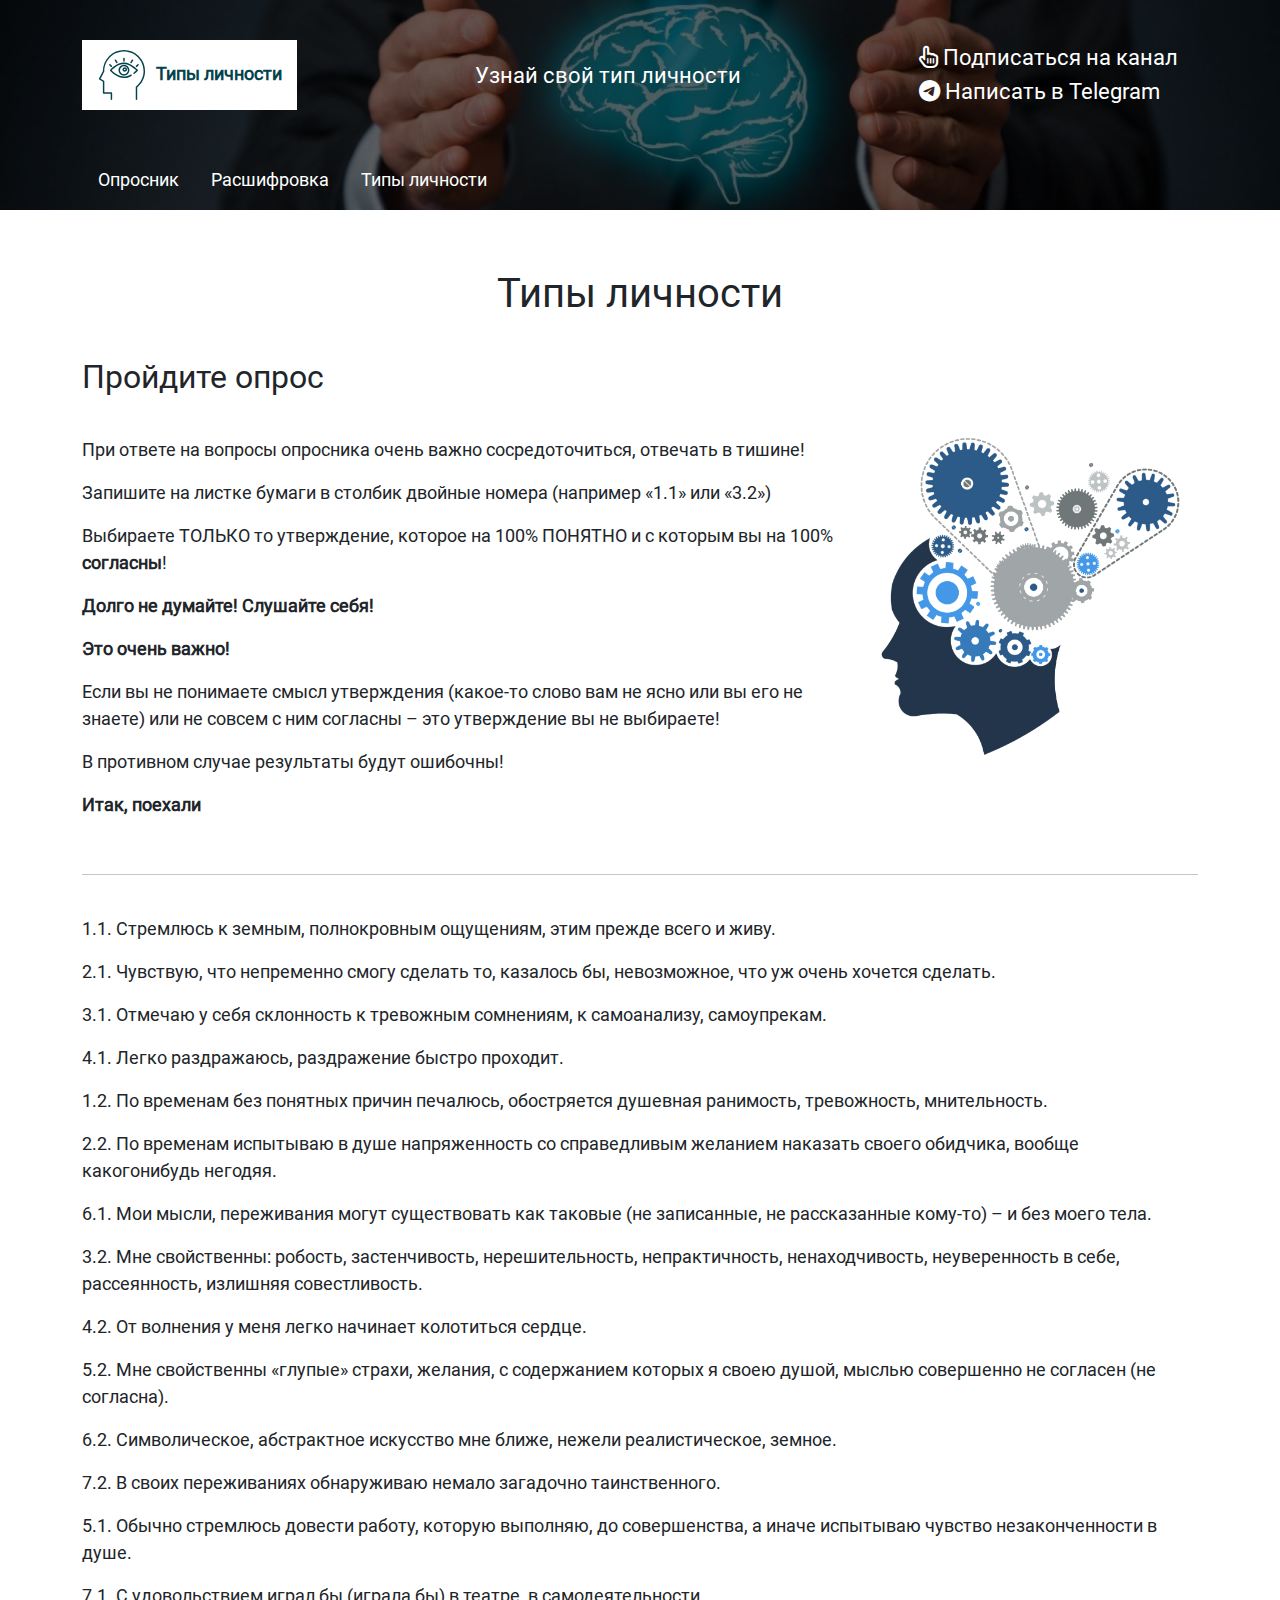
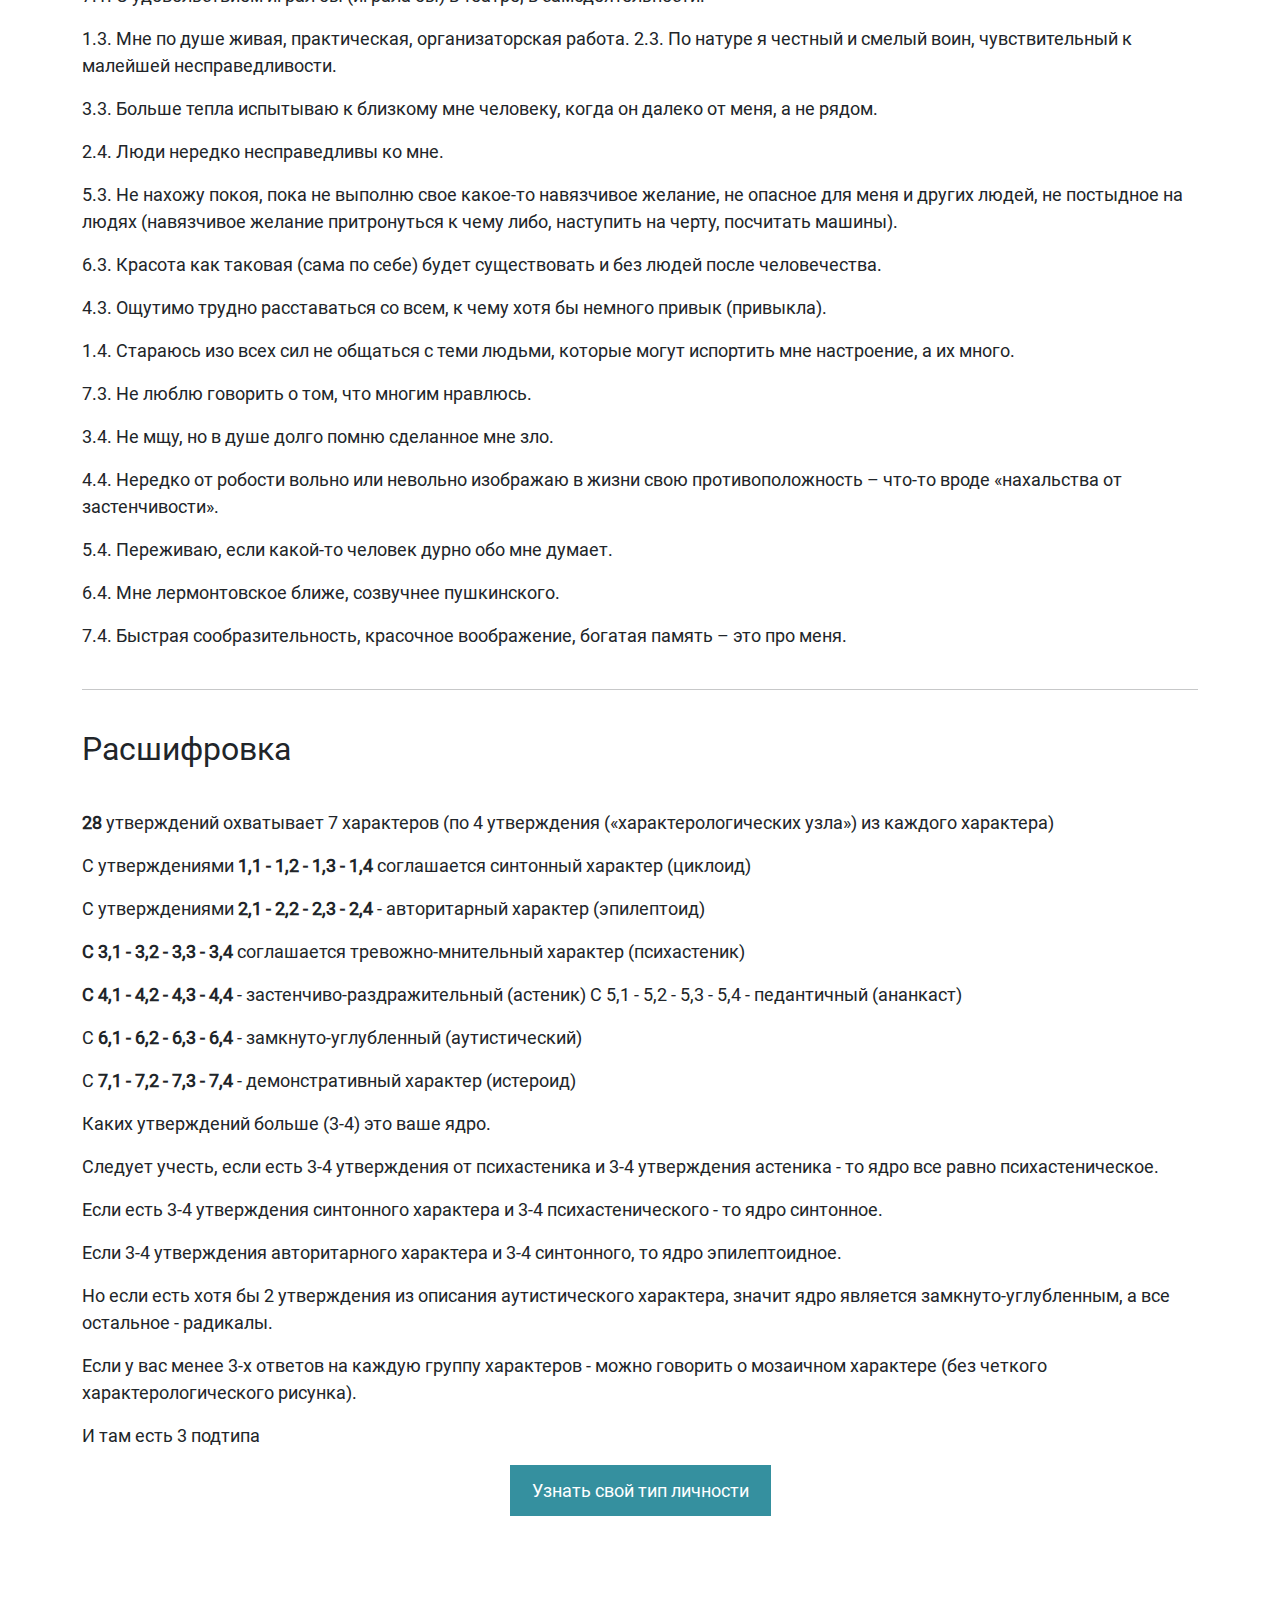
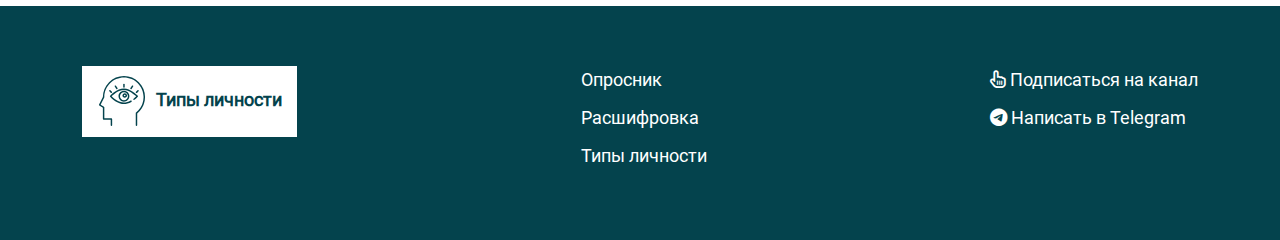
<file: index.html>
<!doctype html>
<html lang="ru">

<head>
    <meta charset="utf-8">
    <meta name="viewport" content="width=device-width, initial-scale=1">
    <link rel="shortcut icon" href="favicon.ico" type="image/x-icon">
    <link href="css/bootstrap.min.css" rel="stylesheet">
    <link href="css/fontawesome.min.css" rel="stylesheet">
    <link href="css/style.css" rel="stylesheet">

    <title>Узнай свой тип личности</title>
</head>

<body>
    <div class="header-block-page">
        <div class="header-overlay"></div>
        <div class="container">
            <header class="header-page">

                <div class="header-row-top">
                    <div class="header-contacts-row">
                        <div class="header-logo">
                            <a href="/">
                                <svg version="1.1" id="Capa_1" xmlns="http://www.w3.org/2000/svg"
                                    xmlns:xlink="http://www.w3.org/1999/xlink" x="0px" y="0px" viewBox="0 0 512 512"
                                    style="enable-background:new 0 0 512 512;" xml:space="preserve">
                                    <g>
                                        <g>
                                            <path
                                                d="M428.719,63.242C387.936,22.46,333.713,0,276.04,0c-57.676,0-111.898,22.46-152.68,63.242 c-40.361,40.361-62.776,93.882-63.234,150.892l-39.292,78.584c-1.756,3.512-0.513,7.784,2.856,9.804l36.429,21.858V440.36 c0,4.15,3.364,7.515,7.515,7.515h72.642v56.611c0,4.15,3.364,7.515,7.515,7.515s7.515-3.365,7.515-7.515V440.36 c0-4.15-3.364-7.515-7.515-7.515H75.147v-112.72c0-2.639-1.385-5.086-3.649-6.444l-34.111-20.467l36.966-73.932 c0.522-1.044,0.794-2.193,0.794-3.361c0-110.772,90.12-200.892,200.892-200.892s200.892,90.12,200.892,200.892 c0,62.247-28.164,119.964-77.27,158.356c-1.822,1.424-2.887,3.608-2.887,5.921v124.287c0,4.15,3.364,7.515,7.515,7.515 s7.515-3.365,7.515-7.515V383.823c50.992-41.246,80.157-102.228,80.157-167.901C491.961,158.247,469.502,104.024,428.719,63.242z" />
                                        </g>
                                    </g>
                                    <g>
                                        <g>
                                            <path
                                                d="M417.619,202.593c-3.036-3.036-75.107-74.342-141.581-74.342c-74.658,0-139.173,71.615-141.882,74.663 c-2.531,2.848-2.531,7.138,0,9.985c2.709,3.048,67.225,74.663,141.883,74.663c24.185,0,49.85-7.577,76.283-22.52 c3.613-2.042,4.887-6.627,2.845-10.24c-2.044-3.613-6.627-4.887-10.24-2.844c-24.15,13.653-47.326,20.574-68.888,20.574 c-57.023,0-110.04-48.68-125.877-64.63c15.82-15.959,68.755-64.622,125.877-64.622c50.591,0,108.093,48.853,125.615,64.904 c-5.369,5.412-14.778,14.358-26.979,23.829c-3.278,2.545-3.874,7.265-1.329,10.544c2.546,3.279,7.268,3.874,10.544,1.329 c20.687-16.057,33.495-30.384,34.03-30.986C420.566,209.925,420.433,205.406,417.619,202.593z" />
                                        </g>
                                    </g>
                                    <g>
                                        <g>
                                            <path
                                                d="M276.04,152.297c-30.663,0-55.609,24.946-55.609,55.609s24.946,55.609,55.609,55.609 c30.663,0,55.609-24.946,55.609-55.609S306.703,152.297,276.04,152.297z M276.04,248.485c-22.376,0-40.579-18.204-40.579-40.579 c0-22.376,18.204-40.579,40.579-40.579c22.376,0,40.579,18.204,40.579,40.579C316.619,230.282,298.415,248.485,276.04,248.485z" />
                                        </g>
                                    </g>
                                    <g>
                                        <g>
                                            <path
                                                d="M284.055,176.344c-12.983,0-23.546,10.563-23.546,23.546c0,12.983,10.563,23.546,23.546,23.546 c12.983,0,23.546-10.563,23.546-23.546C307.601,186.907,297.039,176.344,284.055,176.344z M284.055,208.407 c-4.696,0-8.517-3.82-8.517-8.517s3.82-8.517,8.517-8.517c4.696,0,8.517,3.82,8.517,8.517S288.752,208.407,284.055,208.407z" />
                                        </g>
                                    </g>
                                    <g>
                                        <g>
                                            <path
                                                d="M276.04,80.157c-4.151,0-7.515,3.365-7.515,7.515v24.047c0,4.15,3.364,7.515,7.515,7.515s7.515-3.365,7.515-7.515V87.671 C283.554,83.521,280.191,80.157,276.04,80.157z" />
                                        </g>
                                    </g>
                                    <g>
                                        <g>
                                            <path
                                                d="M425.635,146.483c-2.936-2.935-7.693-2.935-10.628,0l-16.031,16.031c-2.735,2.735-2.918,7.255-0.399,10.196 c2.81,3.282,7.97,3.487,11.027,0.431l16.031-16.031C428.57,154.175,428.57,149.417,425.635,146.483z" />
                                        </g>
                                    </g>
                                    <g>
                                        <g>
                                            <path
                                                d="M368.38,97.45c-3.452-2.302-8.119-1.37-10.42,2.084l-16.031,24.047c-3.258,4.886,0.336,11.684,6.245,11.684 c2.429,0,4.811-1.175,6.259-3.348l16.031-24.047C372.767,104.418,371.833,99.752,368.38,97.45z" />
                                        </g>
                                    </g>
                                    <g>
                                        <g>
                                            <path
                                                d="M153.104,162.514l-16.031-16.031c-2.936-2.935-7.693-2.935-10.628,0c-2.935,2.935-2.935,7.693,0,10.627l16.031,16.031 c1.467,1.468,3.391,2.201,5.313,2.201C154.36,175.342,157.733,167.143,153.104,162.514z" />
                                        </g>
                                    </g>
                                    <g>
                                        <g>
                                            <path
                                                d="M210.15,123.581l-16.031-24.047c-2.302-3.453-6.967-4.386-10.42-2.084c-3.453,2.302-4.387,6.968-2.084,10.42 l16.031,24.047c1.449,2.172,3.831,3.348,6.259,3.348C209.813,135.265,213.408,128.467,210.15,123.581z" />
                                        </g>
                                    </g>
                                </svg>
                                <span>Типы личности</span>
                            </a>
                        </div>
                        <div class="header-adress">
                            <div class="text-header">Узнай свой тип личности</div>
                        </div>
                        <div class="header-phones">
                            <a href="https://t.me/chuira10"><i class="fa-regular fa-hand-pointer"></i>
                                Подписаться на канал</a>
                            <a href="https://t.me/chuira10"><i class="fa-brands fa-telegram"></i>
                                Написать в Telegram</a>
                        </div>
                    </div>
                    <div class="navbar navbar-expand-md navbar-dark" aria-label="Fourth navbar example">

                        <button class="navbar-toggler" type="button" data-bs-toggle="collapse"
                            data-bs-target="#navbarsExample04" aria-controls="navbarsExample04" aria-expanded="false"
                            aria-label="Toggle navigation">
                            <span class="navbar-toggler-icon"></span>
                        </button>
                        <div class="collapse navbar-collapse" id="navbarsExample04">
                            <ul class="navbar-nav">
                                <li class="nav-item">
                                    <a class="nav-link" href="#survey">Опросник</a>
                                </li>
                                <li class="nav-item">
                                    <a class="nav-link" href="#decoding">Расшифровка</a>
                                </li>
                                <li class="nav-item">
                                    <a class="nav-link" href="#personality">Типы личности</a>
                                </li>
                            </ul>
                        </div>
                    </div>
                </div>
                <div class="modal fade" id="exampleModal" tabindex="-1" aria-labelledby="exampleModalLabel"
                    aria-hidden="true">
                    <div class="modal-dialog">
                        <div class="modal-content">
                            <button type="button" class="btn-close" data-bs-dismiss="modal" aria-label="Close"></button>
                            <div class="modal-body">
                                <div class="owl-feedback-form js-send-form">
                                    <h3>Заполните и отправьте заявку!</h3>
                                    <input type="text" name="name" placeholder="Ваше имя">
                                    <input type="text" name="phone" placeholder="Телефон">
                                    <input type="text" name="email" placeholder="email">
                                    <input type="text" name="service" placeholder="Вид услуги">
                                    <textarea rows="5" name="comment" placeholder="Описание заказа"></textarea>
                                    <div class="btn-block-center">
                                        <button type="button" data-bs-toggle="modal" data-bs-target="#exampleModal"
                                            class="page-btn">Отправить
                                            заявку</button>
                                        <p class="registration__agree">
                                            Нажимая
                                            кнопку
                                            «Отправить заявку»
                                            вы соглашаетесь с <a href="#">политикой
                                                конфиденциальности</a>.
                                        </p>
                                    </div>
                                </div>
                            </div>
                        </div>
                    </div>
                </div>
            </header>
        </div>
    </div>

    <section class="container">
        <div class="title-page">
            <h1>Типы личности</h1>
        </div>
        <h2 class="subtitle-page" id="survey">Пройдите опрос</h2>
        <div class="survay-description">
            <div class="survay-description-text">
                <p>При ответе на вопросы опросника очень важно сосредоточиться, отвечать в тишине!</p>
                <p>Запишите на листке бумаги в столбик двойные номера (например «1.1» или «3.2»)</p>
                <p>Выбираете ТОЛЬКО то утверждение, которое на 100% ПОНЯТНО и с которым вы на 100% <b>согласны</b>!</p>
                <p><b>Долго не думайте! Слушайте себя!</b></p>
                <p><b>Это очень важно!</b></p>
                <p>Если вы не понимаете смысл утверждения (какое-то слово вам не ясно или вы его не знаете) или не
                    совсем с ним согласны – это утверждение вы не выбираете!</p>
                <p>В противном случае результаты будут ошибочны!</p>
                <p><b>Итак, поехали</b></p>
            </div>
            <div class="survay-description-img">
                <img src="images/scale_1200.png" alt="">
            </div>
        </div>
        <hr class="survay-line">
        <div class="survay-block">
            <p>1.1. Стремлюсь к земным, полнокровным ощущениям, этим прежде всего и живу.</p>
            <p>2.1. Чувствую, что непременно смогу сделать то, казалось бы, невозможное, что уж очень хочется сделать.
            </p>
            <p>3.1. Отмечаю у себя склонность к тревожным сомнениям, к самоанализу, самоупрекам. </p>
            <p>4.1. Легко раздражаюсь, раздражение быстро проходит. </p>
            <p>1.2. По временам без понятных причин печалюсь, обостряется душевная ранимость, тревожность, мнительность.
            </p>
            <p>2.2. По временам испытываю в душе напряженность со справедливым желанием наказать своего обидчика, вообще
                какогонибудь негодяя.</p>
            <p>6.1. Мои мысли, переживания могут существовать как таковые (не записанные, не рассказанные кому-то) – и
                без моего тела.</p>
            <p>3.2. Мне свойственны: робость, застенчивость, нерешительность, непрактичность, ненаходчивость,
                неуверенность в себе, рассеянность, излишняя совестливость.</p>
            <p>4.2. От волнения у меня легко начинает колотиться сердце.</p>
            <p>5.2. Мне свойственны «глупые» страхи, желания, с содержанием которых я своею душой, мыслью совершенно не
                согласен (не согласна).</p>
            <p>6.2. Символическое, абстрактное искусство мне ближе, нежели реалистическое, земное.</p>
            <p>7.2. В своих переживаниях обнаруживаю немало загадочно таинственного.</p>
            <p>5.1. Обычно стремлюсь довести работу, которую выполняю, до совершенства, а иначе испытываю чувство
                незаконченности в душе.</p>
            <p>7.1. С удовольствием играл бы (играла бы) в театре, в самодеятельности. </p>
            <p>1.3. Мне по душе живая, практическая, организаторская работа. 2.3. По натуре я честный и смелый воин,
                чувствительный к малейшей несправедливости.</p>
            <p>3.3. Больше тепла испытываю к близкому мне человеку, когда он далеко от меня, а не рядом. </p>
            <p>2.4. Люди нередко несправедливы ко мне.</p>
            <p>5.3. Не нахожу покоя, пока не выполню свое какое-то навязчивое желание, не опасное для меня и других
                людей, не постыдное на людях (навязчивое желание притронуться к чему либо, наступить на черту, посчитать
                машины).</p>
            <p>6.3. Красота как таковая (сама по себе) будет существовать и без людей после человечества.</p>
            <p>4.3. Ощутимо трудно расставаться со всем, к чему хотя бы немного привык (привыкла). </p>
            <p>1.4. Стараюсь изо всех сил не общаться с теми людьми, которые могут испортить мне настроение, а их много.
            </p>
            <p>7.3. Не люблю говорить о том, что многим нравлюсь.</p>
            <p>3.4. Не мщу, но в душе долго помню сделанное мне зло.</p>
            <p>4.4. Нередко от робости вольно или невольно изображаю в жизни свою противоположность – что-то вроде
                «нахальства от застенчивости».</p>
            <p>5.4. Переживаю, если какой-то человек дурно обо мне думает.</p>
            <p>6.4. Мне лермонтовское ближе, созвучнее пушкинского.</p>
            <p>7.4. Быстрая сообразительность, красочное воображение, богатая память – это про меня.</p>
        </div>
        <hr class="survay-line">
        <h2 class="subtitle-page" id="decoding">Расшифровка</h2>
        <div class="decoding-text">
            <p><b>28</b> утверждений охватывает 7 характеров (по 4 утверждения («характерологических узла») из каждого
                характера)</p>
            <p>С утверждениями <b>1,1 - 1,2 - 1,3 - 1,4</b> соглашается синтонный характер (циклоид)</p>
            <p>С утверждениями <b>2,1 - 2,2 - 2,3 - 2,4</b> - авторитарный характер (эпилептоид)</p>
            <p><b>С 3,1 - 3,2 - 3,3 - 3,4</b> соглашается тревожно-мнительный характер (психастеник)</p>
            <p><b>С 4,1 - 4,2 - 4,3 - 4,4</b> - застенчиво-раздражительный (астеник) С 5,1 - 5,2 - 5,3 - 5,4 -
                педантичный
                (ананкаст)</p>
            <p>С <b>6,1 - 6,2 - 6,3 - 6,4</b> - замкнуто-углубленный (аутистический)</p>
            <p>С <b>7,1 - 7,2 - 7,3 - 7,4</b> - демонстративный характер (истероид)</p>

            <p>Каких утверждений больше (3-4) это ваше ядро.</p>
            <p>Следует учесть, если есть 3-4 утверждения от психастеника и 3-4 утверждения астеника - то ядро все
                равно
                психастеническое.</p>

            <p>Если есть 3-4 утверждения синтонного характера и 3-4 психастенического - то ядро синтонное.</p>

            <p>Если 3-4 утверждения авторитарного характера и 3-4 синтонного, то ядро эпилептоидное.</p>

            <p>Но если есть хотя бы 2 утверждения из описания аутистического характера, значит ядро является
                замкнуто-углубленным, а все остальное - радикалы.</p>

            <p>Если у вас менее 3-х ответов на каждую группу характеров - можно говорить о мозаичном характере (без
                четкого
                характерологического рисунка).</p>
            <p>И там есть 3 подтипа</p>
        </div>
        <div class="text-center">
            <a href="#" class="button-page">Узнать свой тип личности</a>
        </div>
    </section>
    <footer class="footer-page">
        <div class="container">
            <div class="footer-flex-block">
                <div class="header-logo">
                    <a href="/">
                        <svg version="1.1" id="Capa_1" xmlns="http://www.w3.org/2000/svg"
                            xmlns:xlink="http://www.w3.org/1999/xlink" x="0px" y="0px" viewBox="0 0 512 512"
                            style="enable-background:new 0 0 512 512;" xml:space="preserve">
                            <g>
                                <g>
                                    <path
                                        d="M428.719,63.242C387.936,22.46,333.713,0,276.04,0c-57.676,0-111.898,22.46-152.68,63.242 c-40.361,40.361-62.776,93.882-63.234,150.892l-39.292,78.584c-1.756,3.512-0.513,7.784,2.856,9.804l36.429,21.858V440.36 c0,4.15,3.364,7.515,7.515,7.515h72.642v56.611c0,4.15,3.364,7.515,7.515,7.515s7.515-3.365,7.515-7.515V440.36 c0-4.15-3.364-7.515-7.515-7.515H75.147v-112.72c0-2.639-1.385-5.086-3.649-6.444l-34.111-20.467l36.966-73.932 c0.522-1.044,0.794-2.193,0.794-3.361c0-110.772,90.12-200.892,200.892-200.892s200.892,90.12,200.892,200.892 c0,62.247-28.164,119.964-77.27,158.356c-1.822,1.424-2.887,3.608-2.887,5.921v124.287c0,4.15,3.364,7.515,7.515,7.515 s7.515-3.365,7.515-7.515V383.823c50.992-41.246,80.157-102.228,80.157-167.901C491.961,158.247,469.502,104.024,428.719,63.242z" />
                                </g>
                            </g>
                            <g>
                                <g>
                                    <path
                                        d="M417.619,202.593c-3.036-3.036-75.107-74.342-141.581-74.342c-74.658,0-139.173,71.615-141.882,74.663 c-2.531,2.848-2.531,7.138,0,9.985c2.709,3.048,67.225,74.663,141.883,74.663c24.185,0,49.85-7.577,76.283-22.52 c3.613-2.042,4.887-6.627,2.845-10.24c-2.044-3.613-6.627-4.887-10.24-2.844c-24.15,13.653-47.326,20.574-68.888,20.574 c-57.023,0-110.04-48.68-125.877-64.63c15.82-15.959,68.755-64.622,125.877-64.622c50.591,0,108.093,48.853,125.615,64.904 c-5.369,5.412-14.778,14.358-26.979,23.829c-3.278,2.545-3.874,7.265-1.329,10.544c2.546,3.279,7.268,3.874,10.544,1.329 c20.687-16.057,33.495-30.384,34.03-30.986C420.566,209.925,420.433,205.406,417.619,202.593z" />
                                </g>
                            </g>
                            <g>
                                <g>
                                    <path
                                        d="M276.04,152.297c-30.663,0-55.609,24.946-55.609,55.609s24.946,55.609,55.609,55.609 c30.663,0,55.609-24.946,55.609-55.609S306.703,152.297,276.04,152.297z M276.04,248.485c-22.376,0-40.579-18.204-40.579-40.579 c0-22.376,18.204-40.579,40.579-40.579c22.376,0,40.579,18.204,40.579,40.579C316.619,230.282,298.415,248.485,276.04,248.485z" />
                                </g>
                            </g>
                            <g>
                                <g>
                                    <path
                                        d="M284.055,176.344c-12.983,0-23.546,10.563-23.546,23.546c0,12.983,10.563,23.546,23.546,23.546 c12.983,0,23.546-10.563,23.546-23.546C307.601,186.907,297.039,176.344,284.055,176.344z M284.055,208.407 c-4.696,0-8.517-3.82-8.517-8.517s3.82-8.517,8.517-8.517c4.696,0,8.517,3.82,8.517,8.517S288.752,208.407,284.055,208.407z" />
                                </g>
                            </g>
                            <g>
                                <g>
                                    <path
                                        d="M276.04,80.157c-4.151,0-7.515,3.365-7.515,7.515v24.047c0,4.15,3.364,7.515,7.515,7.515s7.515-3.365,7.515-7.515V87.671 C283.554,83.521,280.191,80.157,276.04,80.157z" />
                                </g>
                            </g>
                            <g>
                                <g>
                                    <path
                                        d="M425.635,146.483c-2.936-2.935-7.693-2.935-10.628,0l-16.031,16.031c-2.735,2.735-2.918,7.255-0.399,10.196 c2.81,3.282,7.97,3.487,11.027,0.431l16.031-16.031C428.57,154.175,428.57,149.417,425.635,146.483z" />
                                </g>
                            </g>
                            <g>
                                <g>
                                    <path
                                        d="M368.38,97.45c-3.452-2.302-8.119-1.37-10.42,2.084l-16.031,24.047c-3.258,4.886,0.336,11.684,6.245,11.684 c2.429,0,4.811-1.175,6.259-3.348l16.031-24.047C372.767,104.418,371.833,99.752,368.38,97.45z" />
                                </g>
                            </g>
                            <g>
                                <g>
                                    <path
                                        d="M153.104,162.514l-16.031-16.031c-2.936-2.935-7.693-2.935-10.628,0c-2.935,2.935-2.935,7.693,0,10.627l16.031,16.031 c1.467,1.468,3.391,2.201,5.313,2.201C154.36,175.342,157.733,167.143,153.104,162.514z" />
                                </g>
                            </g>
                            <g>
                                <g>
                                    <path
                                        d="M210.15,123.581l-16.031-24.047c-2.302-3.453-6.967-4.386-10.42-2.084c-3.453,2.302-4.387,6.968-2.084,10.42 l16.031,24.047c1.449,2.172,3.831,3.348,6.259,3.348C209.813,135.265,213.408,128.467,210.15,123.581z" />
                                </g>
                            </g>
                        </svg>
                        <span>Типы личности</span>
                    </a>
                </div>
                <div class="footer-links">
                    <a href="#survey">Опросник</a>
                    <a href="#decoding">Расшифровка</a>
                    <a href="#personality">Типы личности</a>
                </div>
                <div class="footer-address">
                    <div class="footer-address-item">
                        <a href="https://t.me/chuira10"><i class="fa-regular fa-hand-pointer"></i>
                            Подписаться на канал</a>
                        <a href="https://t.me/chuira10"><i class="fa-brands fa-telegram"></i>
                            Написать в Telegram</a>
                    </div>
                </div>
            </div>
            <!--<div class="footer-copyright">
                Разработано <a href="https://tetris-studio.ru" target="_blank">Tetris Studio</a>
            </div>-->
        </div>
    </footer>
    <div id="button-up" title="Вверх!">
        <span></span>
    </div>
    <script src="https://ajax.googleapis.com/ajax/libs/jquery/1.12.4/jquery.min.js"></script>
    <script src="js/bootstrap.min.js"></script>
    <script src="js/main.js"></script>
</body>

</html>
</file>
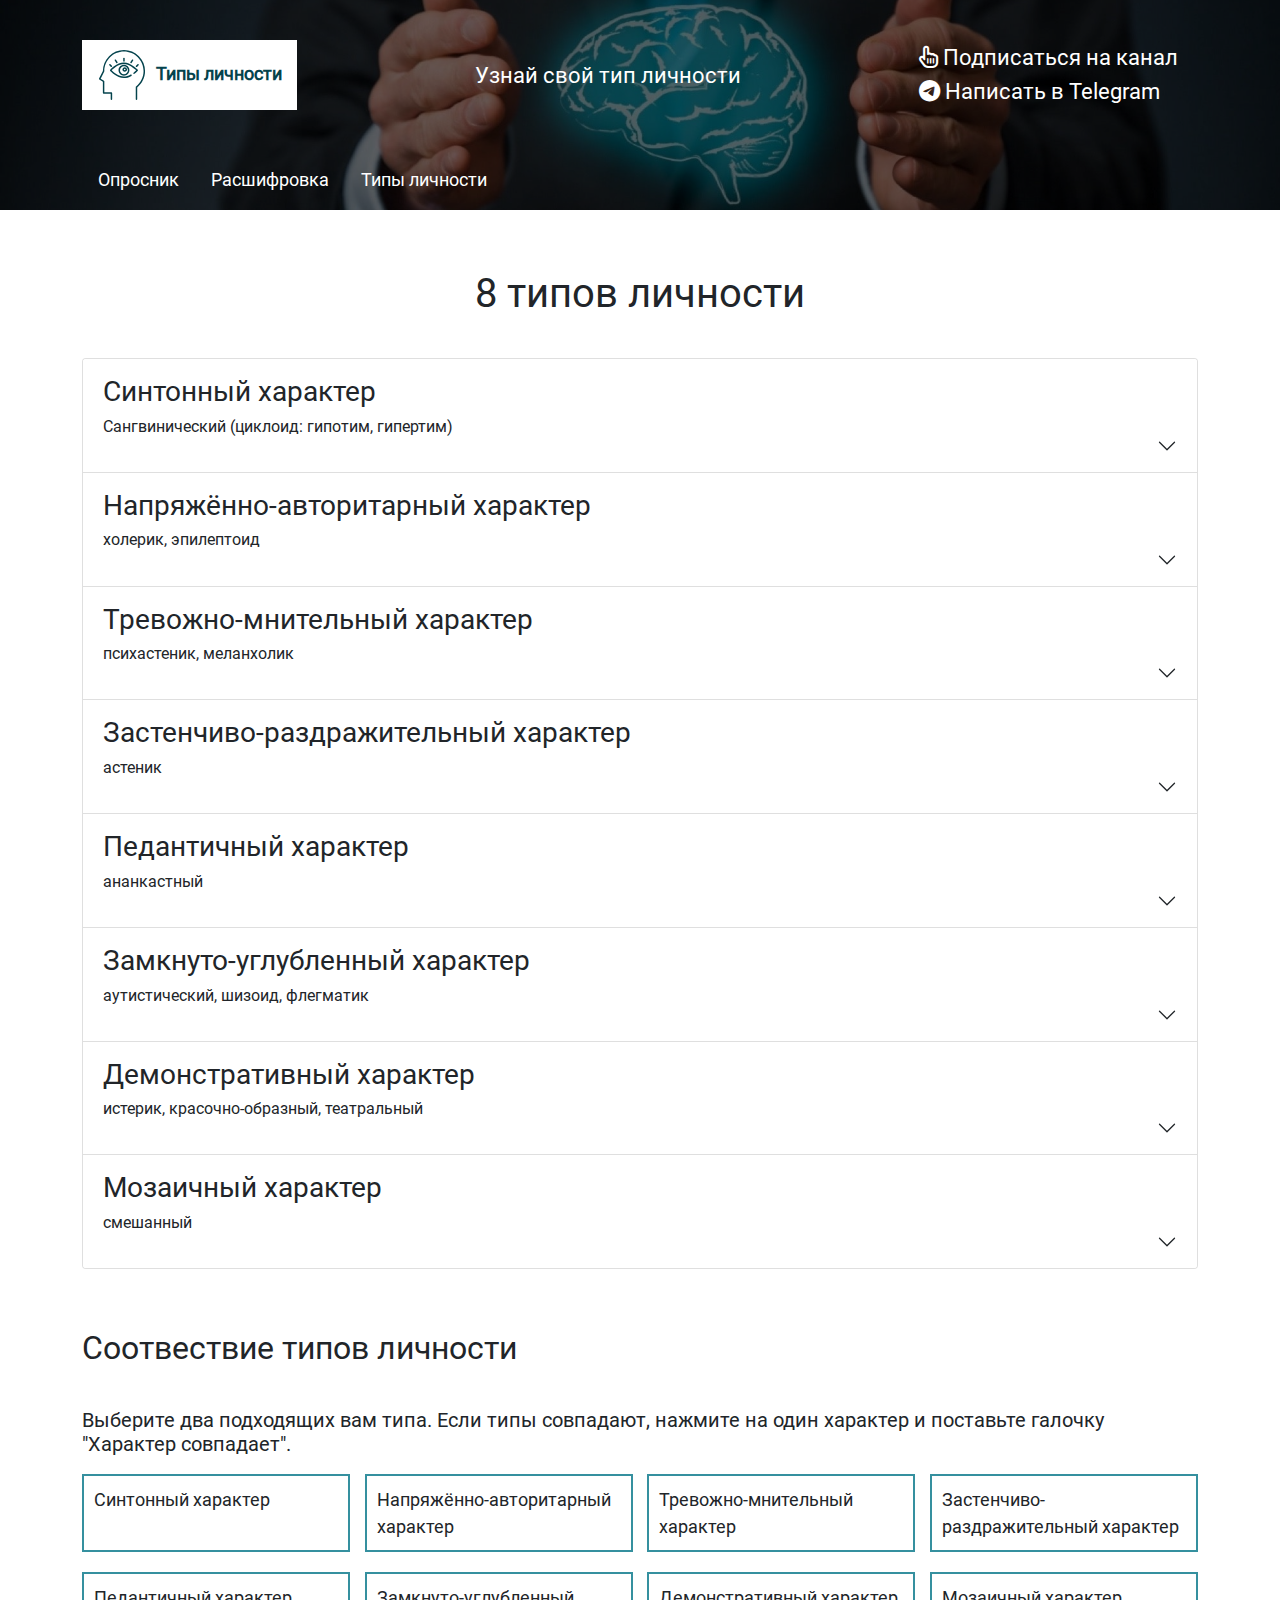
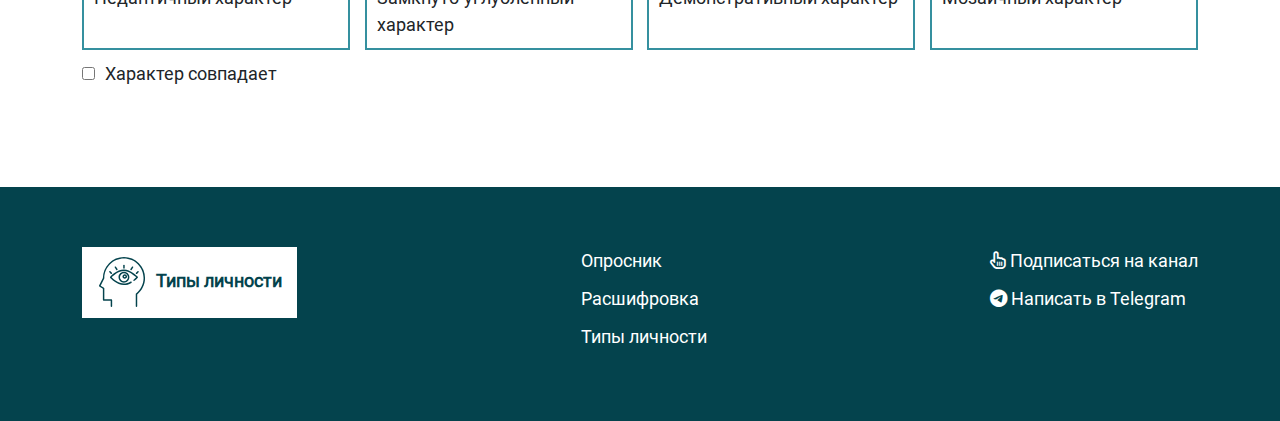
<file: personality-types.html>
<!doctype html>
<html lang="ru">

<head>
    <meta charset="utf-8">
    <meta name="viewport" content="width=device-width, initial-scale=1">
    <link rel="shortcut icon" href="favicon.ico" type="image/x-icon">
    <link href="css/bootstrap.min.css" rel="stylesheet">
    <link href="css/fontawesome.min.css" rel="stylesheet">
    <link href="css/style.css" rel="stylesheet">

    <title>Узнай свой тип личности</title>
</head>

<body>
    <div class="header-block-page">
        <div class="header-overlay"></div>
        <div class="container">
            <header class="header-page">

                <div class="header-row-top">
                    <div class="header-contacts-row">
                        <div class="header-logo">
                            <a href="/">
                                <svg version="1.1" id="Capa_1" xmlns="http://www.w3.org/2000/svg"
                                    xmlns:xlink="http://www.w3.org/1999/xlink" x="0px" y="0px" viewBox="0 0 512 512"
                                    style="enable-background:new 0 0 512 512;" xml:space="preserve">
                                    <g>
                                        <g>
                                            <path
                                                d="M428.719,63.242C387.936,22.46,333.713,0,276.04,0c-57.676,0-111.898,22.46-152.68,63.242 c-40.361,40.361-62.776,93.882-63.234,150.892l-39.292,78.584c-1.756,3.512-0.513,7.784,2.856,9.804l36.429,21.858V440.36 c0,4.15,3.364,7.515,7.515,7.515h72.642v56.611c0,4.15,3.364,7.515,7.515,7.515s7.515-3.365,7.515-7.515V440.36 c0-4.15-3.364-7.515-7.515-7.515H75.147v-112.72c0-2.639-1.385-5.086-3.649-6.444l-34.111-20.467l36.966-73.932 c0.522-1.044,0.794-2.193,0.794-3.361c0-110.772,90.12-200.892,200.892-200.892s200.892,90.12,200.892,200.892 c0,62.247-28.164,119.964-77.27,158.356c-1.822,1.424-2.887,3.608-2.887,5.921v124.287c0,4.15,3.364,7.515,7.515,7.515 s7.515-3.365,7.515-7.515V383.823c50.992-41.246,80.157-102.228,80.157-167.901C491.961,158.247,469.502,104.024,428.719,63.242z" />
                                        </g>
                                    </g>
                                    <g>
                                        <g>
                                            <path
                                                d="M417.619,202.593c-3.036-3.036-75.107-74.342-141.581-74.342c-74.658,0-139.173,71.615-141.882,74.663 c-2.531,2.848-2.531,7.138,0,9.985c2.709,3.048,67.225,74.663,141.883,74.663c24.185,0,49.85-7.577,76.283-22.52 c3.613-2.042,4.887-6.627,2.845-10.24c-2.044-3.613-6.627-4.887-10.24-2.844c-24.15,13.653-47.326,20.574-68.888,20.574 c-57.023,0-110.04-48.68-125.877-64.63c15.82-15.959,68.755-64.622,125.877-64.622c50.591,0,108.093,48.853,125.615,64.904 c-5.369,5.412-14.778,14.358-26.979,23.829c-3.278,2.545-3.874,7.265-1.329,10.544c2.546,3.279,7.268,3.874,10.544,1.329 c20.687-16.057,33.495-30.384,34.03-30.986C420.566,209.925,420.433,205.406,417.619,202.593z" />
                                        </g>
                                    </g>
                                    <g>
                                        <g>
                                            <path
                                                d="M276.04,152.297c-30.663,0-55.609,24.946-55.609,55.609s24.946,55.609,55.609,55.609 c30.663,0,55.609-24.946,55.609-55.609S306.703,152.297,276.04,152.297z M276.04,248.485c-22.376,0-40.579-18.204-40.579-40.579 c0-22.376,18.204-40.579,40.579-40.579c22.376,0,40.579,18.204,40.579,40.579C316.619,230.282,298.415,248.485,276.04,248.485z" />
                                        </g>
                                    </g>
                                    <g>
                                        <g>
                                            <path
                                                d="M284.055,176.344c-12.983,0-23.546,10.563-23.546,23.546c0,12.983,10.563,23.546,23.546,23.546 c12.983,0,23.546-10.563,23.546-23.546C307.601,186.907,297.039,176.344,284.055,176.344z M284.055,208.407 c-4.696,0-8.517-3.82-8.517-8.517s3.82-8.517,8.517-8.517c4.696,0,8.517,3.82,8.517,8.517S288.752,208.407,284.055,208.407z" />
                                        </g>
                                    </g>
                                    <g>
                                        <g>
                                            <path
                                                d="M276.04,80.157c-4.151,0-7.515,3.365-7.515,7.515v24.047c0,4.15,3.364,7.515,7.515,7.515s7.515-3.365,7.515-7.515V87.671 C283.554,83.521,280.191,80.157,276.04,80.157z" />
                                        </g>
                                    </g>
                                    <g>
                                        <g>
                                            <path
                                                d="M425.635,146.483c-2.936-2.935-7.693-2.935-10.628,0l-16.031,16.031c-2.735,2.735-2.918,7.255-0.399,10.196 c2.81,3.282,7.97,3.487,11.027,0.431l16.031-16.031C428.57,154.175,428.57,149.417,425.635,146.483z" />
                                        </g>
                                    </g>
                                    <g>
                                        <g>
                                            <path
                                                d="M368.38,97.45c-3.452-2.302-8.119-1.37-10.42,2.084l-16.031,24.047c-3.258,4.886,0.336,11.684,6.245,11.684 c2.429,0,4.811-1.175,6.259-3.348l16.031-24.047C372.767,104.418,371.833,99.752,368.38,97.45z" />
                                        </g>
                                    </g>
                                    <g>
                                        <g>
                                            <path
                                                d="M153.104,162.514l-16.031-16.031c-2.936-2.935-7.693-2.935-10.628,0c-2.935,2.935-2.935,7.693,0,10.627l16.031,16.031 c1.467,1.468,3.391,2.201,5.313,2.201C154.36,175.342,157.733,167.143,153.104,162.514z" />
                                        </g>
                                    </g>
                                    <g>
                                        <g>
                                            <path
                                                d="M210.15,123.581l-16.031-24.047c-2.302-3.453-6.967-4.386-10.42-2.084c-3.453,2.302-4.387,6.968-2.084,10.42 l16.031,24.047c1.449,2.172,3.831,3.348,6.259,3.348C209.813,135.265,213.408,128.467,210.15,123.581z" />
                                        </g>
                                    </g>
                                </svg>
                                <span>Типы личности</span>
                            </a>
                        </div>
                        <div class="header-adress">
                            <div class="text-header">Узнай свой тип личности</div>
                        </div>
                        <div class="header-phones">
                            <a href="https://t.me/chuira10"><i class="fa-regular fa-hand-pointer"></i>
                                Подписаться на канал</a>
                            <a href="https://t.me/chuira10"><i class="fa-brands fa-telegram"></i>
                                Написать в Telegram</a>
                        </div>
                    </div>
                    <div class="navbar navbar-expand-md navbar-dark" aria-label="Fourth navbar example">

                        <button class="navbar-toggler" type="button" data-bs-toggle="collapse"
                            data-bs-target="#navbarsExample04" aria-controls="navbarsExample04" aria-expanded="false"
                            aria-label="Toggle navigation">
                            <span class="navbar-toggler-icon"></span>
                        </button>
                        <div class="collapse navbar-collapse" id="navbarsExample04">
                            <ul class="navbar-nav">
                                <li class="nav-item">
                                    <a class="nav-link" href="#survey">Опросник</a>
                                </li>
                                <li class="nav-item">
                                    <a class="nav-link" href="#decoding">Расшифровка</a>
                                </li>
                                <li class="nav-item">
                                    <a class="nav-link" href="#personality">Типы личности</a>
                                </li>
                            </ul>
                        </div>
                    </div>
                </div>
                <div class="modal fade" id="exampleModal" tabindex="-1" aria-labelledby="exampleModalLabel"
                    aria-hidden="true">
                    <div class="modal-dialog">
                        <div class="modal-content">
                            <button type="button" class="btn-close" data-bs-dismiss="modal" aria-label="Close"></button>
                            <div class="modal-body">
                                <div class="owl-feedback-form js-send-form">
                                    <h3>Заполните и отправьте заявку!</h3>
                                    <input type="text" name="name" placeholder="Ваше имя">
                                    <input type="text" name="phone" placeholder="Телефон">
                                    <input type="text" name="email" placeholder="email">
                                    <input type="text" name="service" placeholder="Вид услуги">
                                    <textarea rows="5" name="comment" placeholder="Описание заказа"></textarea>
                                    <div class="btn-block-center">
                                        <button type="button" data-bs-toggle="modal" data-bs-target="#exampleModal"
                                            class="page-btn">Отправить
                                            заявку</button>
                                        <p class="registration__agree">
                                            Нажимая
                                            кнопку
                                            «Отправить заявку»
                                            вы соглашаетесь с <a href="#">политикой
                                                конфиденциальности</a>.
                                        </p>
                                    </div>
                                </div>
                            </div>
                        </div>
                    </div>
                </div>
            </header>
        </div>
    </div>

    <section class="container">
        <div class="title-page">
            <h1>8 типов личности</h1>
        </div>
        <div class="accordion" id="accordionExample">
            <div class="accordion-item">
                <h2 class="accordion-header" id="headingOne">
                    <div class="accordion-button collapsed" data-bs-toggle="collapse" data-bs-target="#collapseOne"
                        aria-expanded="true" aria-controls="collapseOne">
                        <h3>Синтонный характер</h3>
                        <span>Сангвинический (циклоид: гипотим, гипертим)</span>
                    </div>
                </h2>
                <div id="collapseOne" class="accordion-collapse collapse" aria-labelledby="headingOne"
                    data-bs-parent="#accordionExample">
                    <div class="accordion-body">
                        <h2>Синтонный характер</h2>
                        <p>Сангвинический (циклоид: гипотим, гипертим)</p>
                        <p>Синтонность - это естественная реалистичность (созвучность)</p>
                        <h3>Внешность:</h3>
                        <p>Телосложение часто плотное (особенно во второй половине жизни), с крупной головой, открытый
                            взгляд и тёплая улыбка.</p>
                        <h3>Особенности:</h3>
                        <p>Циклоид - человек-солнышко.</p>
                        <p>Ему характерны эмоциональная теплота, земные удовольствия, гедонизм, жизнелюбие,
                            миротворчество, колебания от тревоги-печали к радости-свету.</p>
                        <p>Открытые эмоции, радостно радуется и печально печалится. Причём в печали живет толика
                            радости-света, а в радости «ночует»тревожинка.</p>
                        <h3>Энергия и жизненная проявленность:</h3>
                        <p>Циклоидный тип - энергоизбыточный. Такой человек для других является источником тепла и
                            энергии.</p>
                        <p>Энергия характеризуется спадами (гипотимия) циклминус и подъёмами (гипертимия) цикл-плюс.</p>
                        <h3>В цикл минус важно дать себе возможность восстановиться</h3>
                        <p>Важно - в одиночестве.</p>
                        <p>Важно - позволить себе быть в минусе и слышать тело, не испытывая чувство вины.</p>
                        <p><b>Есть два варианта:</b></p>
                        <ul>
                            <li>когда заканчивается психическая энергия необходимо оставаться в одиночестве и
                                перезагружаться</li>
                            <li>когда заканчивается физическая энергия необходимо физически идти отдыхать
                                (предпочтительнее сон и любая релаксация) иначе организм выключается сам через
                                болезнь.</li>
                        </ul>
                        <h3>Часто циклоидов, особенно неосознанных, может настигать невоздержанность в еде, алкоголе,
                            наркотиках, азартных играх
                            - отсюда соответствующие проблемы со здоровьем.</h3>
                        <p>Естественность сангвиника, даже правонарушителя, преступника, всегда смягчает,
                            обезоруживает нас искренностью-теплом.</p>
                        <p>Это сказывается и в юморе, к которому склонны сангвиники.</p>
                        <p>Юмор всегда тепел, он не разделяет того, кто смеется, и того, над кем смеются, потому и так
                            заразителен – смеемся вместе.</p>
                        <h3>Любовь:</h3>
                        <p>Синтонная любовь – естественная-природная, непосредственная, то есть ничем не
                            обусловленная – ни аутистическим идеалом, ни психастеническим размышлением,
                            ни зрительскими аплодисментами (как у ювенилов), ни чувством хозяина (как у
                            эпилептоидов).</p>
                        <p>Любовь теплая. Тепло – переход между жарой и холодом.</p>
                        <p>Синтоник весь состоит из эмоциональных переходов.</p>
                        <h3>Реакция на травмы детства:</h3>
                        <p>Синтонный характер по силе личности довольно высокий.</p>
                        <p>То есть жизненные трудности переживает вполне выносливо.</p>
                        <p>Поэтому даже серьёзный травматический опыт довольно долго может
                            компенсироваться.</p>
                        <p>Когда компенсация заканчивается - то есть риски провалиться в депрессию. Важно
                            это учитывать.</p>
                        <h3>Сферы деятельности:</h3>

                        <p>Любая, где есть человеческий контакт, работа с людьми.</p>
                        <p>Циклоиду очень важно отдавать.</p>
                        <h3>Что делать:</h3>
                        <p>Не раскачивать настроение, находиться в максимально возможном нейтрале.</p>
                        <p>Не переусердствовать с кофе и углеводами, в идеале вообще быть на кето или
                            низкоуглеводном питании.</p>
                        <p>Режим... очень важно спать ночью!</p>
                        <h3>Синтонным людям нравится и терапевтично воздействуют:</h3>
                        <p>В. Серов. «У окна. Портрет О. Ф. Трубниковой»;</p>
                        <p>К. Коровин. «Портрет Ф. И. Шаляпина»;</p>
                        <p>О. Ренуар. «Танец в Буживале», В. Перов. «Тройка»;</p>
                        <p>И. Репин. «Бурлаки на Волге», Тропинин, Поленов, Левитан, Рафаэль, Рембрандт, Рубенс,
                            Пластов,
                            Куинджи,
                            Кустодиев, Пушкин, Тургенев, Асадов.</p>
                        <p>Музыка Моцарта, Штрауса.</p>
                    </div>
                </div>
            </div>
            <div class="accordion-item">
                <h2 class="accordion-header" id="headingTwo">
                    <div class="accordion-button collapsed" data-bs-toggle="collapse" data-bs-target="#collapseTwo"
                        aria-expanded="false" aria-controls="collapseTwo">
                        <h3>Напряжённо-авторитарный характер</h3>
                        <span>холерик, эпилептоид</span>
                    </div>
                </h2>
                <div id="collapseTwo" class="accordion-collapse collapse" aria-labelledby="headingTwo"
                    data-bs-parent="#accordionExample">
                    <div class="accordion-body">
                        <h2>Напряжённо-авторитарный характер</h2>
                        <p>(холерик, эпилептоид)</p>
                        <p>Ему соответсвует волевой архитип «охотник-воин»</p>
                        <h3>Внешность:</h3>
                        <p>Пронизывающий взгляд, суровое выражение лица, если нет улыбки. Хорошо мышечно развитое
                            телосложение.</p>
                        <h3>Особенности:</h3>
                        <p>Прямолинейность, агрессивность, напряжение, авторитетность, авторитарность,
                            убедительность, саркастичность, ответственность, умение вести за собой, уверенность.</p>
                        <p>Агрессивные, хладнокровные, люди действия.</p>
                        <p>При стрессовых ситуациях всегда знают что делать и делают это быстро. Не теряются, не
                            отмалчиваются, не боятся.</p>
                        <h2>Энергия и жизненная проявленность:</h2>
                        <p>Характер энергоизбыточный. Энергия бесперебойная. Ее много.</p>
                        <p>Быстрее, выше, сильнее - это про эпилептоидов. Излишек энергии, если ее не тратить, уходит в
                            напряжение, которые разрешается через агрессию.</p>
                        <p>Важно экологично энергию реализовывать (спорт, руководящая работа, много секса, много
                            физической деятельности).</p>
                        <p>Например, эпилептоидная женщина, которая запирает в себе энергию руководителя и воина ради
                            семьи дома и детей - получает многочисленные сосудистые заболевания (классика - это
                            гипертоническая болезнь) ее энергия буквально «вскипает» в ее организме доводя давление до
                            пика.</p>
                        <p>Проблем с восстановлением обычно нет, если есть здоровый сон.</p>
                        <p>За этим надо следить.</p>
                        <h3>Этот характер любит власть.</h3>
                        <p>Эпилептоидам важно энергию отдавать.</p>
                        <p>Многим нравственным эпилептоидам свойственны высокая
                            честность, добросовестность, исполнительность, «добрый»
                            «боярский» консерватизм, «казачья» преданность Добру.</p>
                        <p>Люди, не равнодушные к власти, часто тянутся к историческому
                            чтению.</p>
                        <p>Там – именно о том, кто и как взял и потерял власть, и часто это
                            созвучные им по складу люди.</p>
                        <h3>Любовь:</h3>
                        <p>Страстная, горячая, земная, материальная.</p>
                        <p>Ради семьи и любимых людей эпилептоид готов на все в прямом
                            смысле этого слова.</p>
                        <p>Очень любящий, иногда даже обжигающе.</p>
                        <p>Ощущает себя хозяином объекта своей любви.</p>
                        <p>Важно развивать осознанность и умение слышать партнера.</p>
                        <p>Есть желание подавить и взять на себя роль родителя.</p>
                        <h3>Реакции на травмы детства:</h3>
                        <p>По силе личности один из самых сильных характеров, который
                            способен компенсировать травматический опыт практически всю
                            жизнь.</p>
                        <p>Но, тем не менее, не проработанные травмы выливаются в
                            перманентное внутреннее напряжение и различного рода
                            сосудистые проблемы (инсульты, разрывы аневризмы,
                            гипнотическая болезнь).</p>
                        <h3>Сферы деятельности:</h3>
                        <p>Душевную напряженность такого человека по-настоящему смягчает лишь какая-то
                            реализация с пользой для общества.</p>
                        <p>Таким людям подходит любая чёткая структура, где можно построить карьеру (армия,
                            корпорация, гос.служба и все в таком духе).</p>
                        <p>Эпилептоид создан руководить и вести за собой людей. Это архетип начальника-отца,
                            который строгий, но справедливый (пожурит за оплошность, но не бросит своих в беде).</p>
                        <p>Если эпилептоид низкоорганизован и неосознан - это начальник самодур или
                            подчинённый лизоблюд, который ради карьеры готов на все.</p>
                        <h3>Эпилептоидам близки следующие творцы:</h3>
                        <p>Суриков</p>
                        <p>Верещагин</p>
                        <p>Васнецов</p>
                        <p>Айвазовский</p>
                        <p>Шишкин</p>
                        <p>Салтыков-Щедрин</p>
                        <h3>Что делать:</h3>
                        <ol>
                            <li> Много спорта или физической нагрузки, важно экологично сливать излишек энергии.
                                Если этого не делать, что она выливается в агрессивность, в напряжение, которое как
                                правило снимают алкоголем - может стать проблемой</li>
                            <li>Строить карьеру и достигать, не запирать энергию</li>
                            <li>Внимательно относиться к здоровью и вовремя обращаться за помощью</li>
                            <li>Прокачивать личность и растить осознанность, только так можно выработать
                                эмпатию и улучшить знаменитый «плохой» характер</li>
                        </ol>
                    </div>
                </div>
            </div>
            <div class="accordion-item">
                <h2 class="accordion-header" id="headingThree">
                    <div class="accordion-button collapsed" data-bs-toggle="collapse" data-bs-target="#collapseThree"
                        aria-expanded="false" aria-controls="collapseThree">
                        <h3>Тревожно-мнительный характер</h3>
                        <span>психастеник, меланхолик</span>
                    </div>
                </h2>
                <div id="collapseThree" class="accordion-collapse collapse" aria-labelledby="headingThree"
                    data-bs-parent="#accordionExample">
                    <div class="accordion-body">
                        <h2>Тревожно-мнительный характер</h2>
                        <p>психастеник, меланхолик</p>
                        <p>Природная тревожность, дефензивеность (антагонист
                            понятия агрессивность) и неуверенность.</p>
                        <h3>Внешность:</h3>
                        <p>Чаще всего астеническое (худое) телосложение, слабый мышечный каркас</p>
                        <h3>Особенности:</h3>
                        <p>Высокой эмпатичность и постоянное беспокойством (это может быть сильным либо слабым
                            чувством, но оно присутствует ВСЕГДА).</p>
                        <p>Люди, немного сомневающиеся, излишне впечатлительные, которым не нравится быть в
                            центре внимания.</p>
                        <p>В новых обстоятельствах, прежде чем им становится комфортно, проходит приличное время,
                            очень любят копаться в себе, рефлексировать, тревога - постоянный спутник жизни.</p>
                        <p>Психастеник часто устает от себя же, склонен к чувству вины, может страдать большим
                            количеством хронический болезней и у него чаще чем у других типов встречается так
                            называемая «психосоматика».</p>
                        <h3>Энергия и жизненная проявленность:</h3>
                        <p>«Дефензивность» - понятие, по содержанию противоположное понятию «агрессивность».</p>
                        <p>Это - переживание своей неполноценности, сказывающееся в робости, застенчивости,
                            стеснительности, нерешительности, тревожной мнительности, в малодушии, склонности к
                            сомнениям, неуверенности в себе, - и наконец, все это проникнуто ранимым самолюбием.</p>
                        <p>Дефензивность напряжена изнутри переживанием изменённого своего эмоционального «Я»
                            (деперсонализационным) неестественности в своих чувствах с попытками более или менее
                            подробного тревожного анализа происходящего.</p>
                        <p>Природный смысл этой мягкой деперсонализационности - в защите чувствительной души от
                            ранящей действительности.</p>
                        <h3>Любовь</h3>
                        <p>Человек с таким характером обычно ищет с людьми прежде всего духовного,
                            идейного, личностного совпадения (созвучия) и не способен любить другого человека
                            одними лишь вялыми своими чувственными ощущениями.</p>
                        <p>По этой причине он может гораздо сильнее любить духовно созвучного ему неродного
                            человека или даже созвучную ему застенчивостью собаку, нежели несозвучного
                            близкого родственника (слабый «голос крови», в отличии от, например, сангвиника).</p>
                        <p>Любовь психастеника отдающая, тревожная, часто выражается в самопожертвовании
                            и в растворении в партнёре отсюда может быть много страданий.</p>
                        <p>Очень важно найти баланс и развивать осознанность</p>
                        <h3>Реакции на травмы:</h3>
                        <p>По силе психастенический характер один из самых слабых, поэтому даже не сильные травмы
                            оставляют в душе сильный след. Поскольку в неосознанном варианте этот характер всегда
                            борется с тревогой (всегда безуспешно) и пытается снизить чувствительность, очень часто тело
                            на
                            себя берет все реакции.</p>
                        <p>Вегетативная неустойчивость (сердцебиение, головные боли от сосудистых спазмов, пустая
                            отрыжка итд), которая здесь врожденна, как и у других дефензивных людей, остеохондрозные
                            ощущения, боли, геморрой и другие хронические, обычно неопасные, неприятности, к которым так
                            предрасположены дефензивные люди, - все это составляет богатую, пышную почву для
                            тревожно-ипохондрических переживаний (переживаний о страшных болезнях, которых на самом
                            деле нет)</p>
                        <p>Эта неустойчивость обычно спаяна с так называемой раздражительной слабостью
                            (истощающейся раздражительностью), которая сказывается то в бессонницах, то в тягостном
                            чувстве усталости, в лени, то в капризной нетерпеливости.</p>
                        <h3>Сферы деятельности:</h3>
                        <p>Все, что связано с минимальной ответственностью за жизнь других людей.</p>
                        <p>Психастеникам противопоказана работа в стрессовых условиях: хирургия, пожарная
                            часть, мчс, торги на бирже, руководство большим количество людей итд.</p>
                        <p>Необходим спокойный труд желательно с цифрами, документами, с недвижимостью где
                            есть время подумать, проверить и перепроверить, также хорошо подходит работа с
                            людьми в качестве партнёра или ведомого.</p>
                        <p>Чем меньше нужно принимать быстрых и сложных решений - тем лучше.</p>
                        <h3>Психастеникам понятно
                            творчество:</h3>
                        <p>К. Моне</p>
                        <p>Чехова</p>
                        <p>Баратынского</p>
                        <p>Белинского</p>

                    </div>
                </div>
            </div>
            <div class="accordion-item">
                <h2 class="accordion-header" id="headingFour">
                    <div class="accordion-button collapsed" data-bs-toggle="collapse" data-bs-target="#collapseFour"
                        aria-expanded="false" aria-controls="collapseFour">
                        <h3>Застенчиво-раздражительный характер</h3>
                        <span>астеник</span>
                    </div>
                </h2>
                <div id="collapseFour" class="accordion-collapse collapse" aria-labelledby="headingFour"
                    data-bs-parent="#accordionExample">
                    <div class="accordion-body">
                        <h2>Застенчиво-раздражительный
                            характер</h2>
                        <p>астеник Asthenia – слабость, с греч.</p>
                        <h3>Внешность:</h3>
                        <p>Чем больше в телосложении мускулистости-жилистости, чем больше уверенности в движениях,
                            моментов гурманства, тем обычно человек ближе к астеническому полюсу от психастенического.
                        </p>
                        <p>Для женщины астенического склада, как, впрочем, и для всех дефензивных, быть добротно и
                            красиво одетой – значит быть более уверенной в себе.</p>
                        <h3>Особенности:</h3>
                        <p>В астенике (застенчиво-раздражительном) преобладает над всем остальным раздражительная
                            слабость с вегетативной неустойчивостью (то, что принято называть в медицине «астеническим
                            синдромом»).</p>
                        <p>Тягостные переживания своей, неполноценности, высокая душевная ранимость, истощающая
                            чувственность, «воспаленных» красок, истощающая раздражительность.</p>
                        <p>До старости, например, саднит астеническую женщину обида на то, что в детстве подруга
                            украла у нее куклу, а потом, поиграв, потрепав, подбросила. При этом, гиперкомпенсируясь,
                            она
                            все детство проиграла с мальчишками в футбол.</p>
                        <p>Тяжело расстаётся с чем-то или кем-то из-за ригидной психики, которая не склонна к
                            аналитическому мышлению.</p>
                        <p>Например, малыш не может расстаться с кусочками старых поломанных игрушек. Женщина
                            плачет, расставаясь с кошкой, с которой познакомилась в санатории.</p>
                        <h3>Энергия и жизненная проявленность:</h3>
                        <p>Напрягаясь острой застенчивостью с сослуживцами, знакомыми, астеники
                            (застенчивораздражительные) часто уже не способны сдерживаться с домашними, которых и не
                            стесняются.</p>
                        <p>Деперсонализация (менее выраженная, но стойкая) не спасает их от эмоционального захлеста, и
                            на
                            близкого человека срывается по пустяку (например, за вопрос, который можно было бы и не
                            задавать
                            – и так ясно) в в виде, например, ужасных оскорблений, что, кажется, после этого и жить
                            вместе уже
                            невозможно.</p>
                        <h3>Энергия и жизненная проявленность:</h3>
                        <p>Однако астеник, чуть остыв, сам уже нередко не чувствует в недавних своих словах, в своем
                            поведении
                            этой злостности-оскорбительности.</p>
                        <p>Ему кажется – ну, пошумел немножко, ничего страшного.</p>
                        <p>Отдохнул – и снова милый, теплый и преданный.</p>
                        <p>Ничего не остается, как, на самом деле, научиться по возможности не принимать содержания
                            ругательств в этих вспышках всерьез, терпеть вспышки как стихию, дождь.</p>
                        <h3>Любовь:</h3>
                        <p></p>Астеник нуждается в более стабильном и энергоизбыточном партнере.
                        <p>Чтобы находиться в поле более сильного партнера тем самым ощущая опору и
                            «подпитываясь» энергией.</p>
                        <p>Чувственность играет большую роль.</p>
                        <p>Телесные тёплые проявления очень важны.</p>
                        <p>В свою очередь астеник может подарить безусловную преданность.</p>
                        <h3>Реакции на травмы детства:</h3>
                        <p>Также как и психастенический характер, астенический самый слабый тип личности относительно
                            выносливости, поэтому даже минимальные травмы оставляют очень болезненные следы, которые
                            нуждаются во внимании специалистов.</p>
                        <h3>Сферы деятельности:</h3>
                        <p>Схожи в психастеническими предпочтениями:
                            все, что связано с минимальной ответственностью за жизнь других людей.</p>
                        <p>Психастеникам противопоказана работа в стрессовых условиях: хирургия, пожарная
                            часть, мчс, торги на бирже, руководство большим количество людей итд</p>
                        <p>Необходим спокойный труд желательно с цифрами, документами, с недвижимостью где
                            есть время подумать, проверить и перепроверить, также хорошо подходит работа с
                            людьми в качестве партнёра или ведомого.</p>
                        <p>Чем меньше нужно принимать быстрых и сложных решений - тем лучше.</p>
                        <h3>Что делать:</h3>
                        <p>1. Работать над сдерживанием своей агрессивной раздражительности к близким – никто
                            не имеет права незаслуженно обидеть человека, сорвав на нем раздражение.</p>
                        <p>Лучше вылить из себя эту раздражительность в одиночестве, например, на какуюнибудь куклу,
                            покричать в лесу или автомобиле, отчаянно потанцевать под громкую
                            музыку, подняться пешком на 10-ый этаж итд.</p>
                        <p>2. Важно реализовывать свое раздражение и злость через физическую активность и
                            принимать свою злость, быть с ней в контакте.</p>
                        <p>Иначе высока вероятность быть источником пассивной агрессии и иметь много
                            физических зажимов и телесных жалоб.</p>
                    </div>
                </div>
            </div>
            <div class="accordion-item">
                <h2 class="accordion-header" id="headingFive">
                    <div class="accordion-button collapsed" data-bs-toggle="collapse" data-bs-target="#collapseFive"
                        aria-expanded="false" aria-controls="collapseFive">
                        <h3>Педантичный характер</h3>
                        <span>ананкастный</span>
                    </div>
                </h2>
                <div id="collapseFive" class="accordion-collapse collapse" aria-labelledby="headingFive"
                    data-bs-parent="#accordionExample">
                    <div class="accordion-body">
                        <h2>Педантичный характер</h2>
                        <p>ананкастный</p>
                        <p>Родственный психастенику, но педантичный характер перерабатывает
                            внутреннюю тревогу в символически-ритуальные навязчивости, ананказмы
                            (от Ананке – имя древнегреческой богини неизбежности-судьбы).</p>
                        <h3>Внешность:</h3>
                        <p>Педанты (ананкасты) нередко крепкого атлетоидно-диспластического («мосластого») сложения.</p>
                        <p>Это суховатые, корректные, серьёзные, лишенные чувства юмора люди, внешне подтянутые,
                            аккуратные в одежде.</p>
                        <p>В России их не так много, но много в скандинавских странах и в Германии.</p>
                        <h3>Особенности:</h3>
                        <p>Перфекционизм, консерватизм в вопросах морали и этики, озабоченность деталями
                            (организация, правила, графики) в ущерб общему плану и прогнозу перспектив деятельности,
                            отказ делегировать свои полномочия и обязанности другим и нетерпимость к невыполнению
                            собственных указаний, неспособностей к релаксации, избегание развлечений.....- вот далеко
                            неполный список черт, присущих ананкастному (педантичному) характеру.</p>
                        <p>Это символически-ритуальное «судьбоносное» стремление-желание все же выполнить (чтобы
                            все было хорошо), встревоженная душа смягчается-успокаивается до следующего ананказма.</p>
                        <p>Ананказмы выполняются обычно лишь тогда, когда возможно их выполнить (скажем, узнать
                            какую-то фамилию) и лишь в пределах морально дозволенного (с точки зрения ананкаста). К
                            примеру, навязчиво убить кого-то или поранить тут практически невозможно (по литературе и
                            опыту моей психиатрической жизни).</p>
                        <p>Но навязчиво убить себя возможно – ананкастически испытывая судьбу на краю пропасти или в
                            попытках застрелиться (навязчивое желание испытать, будет ли осечка). Так, видимо, погиб
                            Маяковский.</p>
                        <h3>Существует 3 формы перфекционизма:</h3>
                        <ul>
                            <li>субъективно ориентированный (высокие индивидуальные личностные стандарты)</li>
                            <li>объективно ориентированный (нереально высокие стандарты для других)</li>
                            <li>социально предписанный (завышенные требования со стороны «значимых других», например,
                                родители ожидают от ребёнка совершенства, блестящих успехов в учебе, спорте итд)</li>
                        </ul>
                        <h3>При этом любой перфекционизм может быть в форме
                            характера и в форме расстройства.</h3>
                        <p>«Нормальный» перфекционист, не смотря на свои принципы, считает, что в праве отступить от
                            идеала, если это объективно возможно;</p>
                        <p>«невротические» хотят достигнуть максимальный результат и не допускают никаких отклонений от
                            этого.</p>
                        <p>Патологический перфекционизм (определяется страхом совершить ошибку, а не потребностью
                            достичь цель) и равнозначен обсессивно-компульсивному расстройству.</p>
                        <h3>Энергия и жизненная проявленность:</h3>
                        <p></p>Ананкаст обычно не боится смерти, но боится жизни со всеми ее возможными неприятностями,
                        даже
                        самыми крохотными.
                        <p>Боится и собственного несовершенства, свою тень. Но это не муки совести, а, к примеру,
                            навязчивые
                            переживания, что совершил что-то недозволенное.</p>
                        <p>Так, Раскольникову ничуть не жалко загубленных им женщин, но навязчиво страшно, что «нарушил
                            букву закона» и теперь накажут.</p>
                        <p>Часто есть ипохондрические переживания, тревожная мнительность, боязнь загрязниться, боязнь
                            воров, негодяев, насекомых, сверхаккуратность, страх смерти, муки совести – все это у
                            ананкаста
                            также чаще всего насквозь навязчиво, то есть чуждо своим содержанием душе, не по жизненному
                            существу.</p>
                        <p>Например, не страх смерти от рака (как это случается у психастеника), а страх страха рака. Не
                            страх
                            обидеть человека, а страх страха кого-то обидеть. И так до бесконечности.</p>
                        <h3>Энергия и жизненная проявленность:</h3>
                        <p>Поскольку педант привержен внешнему порядку до мелочной точности, формалист,
                            «профессионально-скрупулезный» коллекционер до мозга костей – постольку и содержание многих
                            его тревог (как он и сам это понимает) становится тоже, в сущности, бессодержательным в
                            житейскипрактическом смысле.</p>
                        <p>Для ананкастов характерны чрезмерная осторожность и склонность к сомнениям, отсутствие
                            внутренней уверенности в реальности чувств и правильности своих суждений и поступков,
                            нерешительность в выборе линии поведения.</p>
                        <h3>Энергия и жизненная проявленность:</h3>
                        <p>П.Б. Ганнушкин характеризовал такую личность следующим образом: «Он обыкновенно большой
                            педант, формалист и требует от других того же самого; всякий пустяк, всякое отступление от
                            формы
                            тревожит его, и он не только беспокоится, но и сердится, особенно, если дело идёт о
                            подчиненных.</p>
                        <p>Непосредственное чувство мало доступно ананкасту, и беззаботное веселье редко является его
                            уделом»</p>
                        <p>Склонность к сомнениям не сопровождается у них обострённой застенчивостью или душевным
                            конфликтом.</p>
                        <p>Наоборот, они больше сомневаются в других, чем в себе, стремясь проверять действия
                            окружающих,
                            иногда и не доверяя их поступкам.</p>
                        <h3>Любовь:</h3>
                        <p>Любовь всегда должна быть социально одобряемой.</p>
                        <p>Взгляды ананкастоа далеки от оригинальности и редко уклоняются от общепринятых
                            канонов.</p>
                        <p>Особую «сверхсовестливость» и «несгибаемость» они проявляют в вопросах морали и
                            этики, любое отступление от социальных догм и общепринятых устоев для них
                            неприемлемо.</p>
                        <h3>Реакции на травмы детства:</h3>
                        <p>Такая же как и у психастеников, личность педанта по силе не отличается выносливостью, поэтому
                            и небольшой список из тдо способен вывести из равновесия и требовать вмешательства
                            специалистов.</p>
                        <h3>Сферы деятельности:</h3>
                        <p>Любая деятельность где нужна точность, аккуратность.
                            Педанты (ананкасты) превосходно выполняют важные для человечества работы, где
                            необходима щепетильная добросовестность (строительство, ювелирное дело,
                            архитектура, дизайн, мода, ресторанный бизнес и т.д.)</p>
                        <p>Характерологическую педантичность следует научиться применять в тех жизненных
                            полезных делах, в которых она именно требуется, чтобы не вырастали из нее тяжелые
                            навязчивости, способные серьезно вредить людям.</p>
                        <h3>Что делать:</h3>
                        <p>1. Увлеченность жизнью, в профессии, влюбленность или просто перемена места
                            (путешествие), улучшают, оживляют настроение и нередко смягчают или выключают
                            навязчивости.</p>
                        <p>⁃ Так как, педант (ананкаст) - это человек, предрасположенный к разнообразным
                            ананказмам, которые вместе с обострениями изначальной тревоги-тоскливости – то
                            разрастаются, то увядают.</p>
                    </div>
                </div>
            </div>
            <div class="accordion-item">
                <h2 class="accordion-header" id="headingSix">
                    <div class="accordion-button collapsed" data-bs-toggle="collapse" data-bs-target="#collapseSix"
                        aria-expanded="false" aria-controls="collapseSix">
                        <h3>Замкнуто-углубленный характер</h3>
                        <span>аутистический, шизоид, флегматик</span>
                    </div>
                </h2>
                <div id="collapseSix" class="accordion-collapse collapse" aria-labelledby="headingSix"
                    data-bs-parent="#accordionExample">
                    <div class="accordion-body">
                        <h2>Замкнуто-углубленный
                            характер</h2>
                        <p>аутистический, шизоид, флегматик</p>
                        <p>Аутистичность (самособойность, autos – сам, греч.) есть определенная природная
                            самостоятельность, независимость «Я» от внешних воздействий, событий.</p>
                        <h3>Внешность:</h3>
                        <p>Чаще всего отточенное телосложение, остроносость, без склонности к полноте, одухотворенное
                            выражение лица.</p>
                        <h3>Особенности</h3>
                        <p>Шизоид в своих мыслях, переживаниях, поступках отражает не столько реальный внешний мир
                            таким,
                            какой он есть, сколько собственное, концептуально-теоретическое к нему отношение, в котором
                            уже
                            остается довольно мало от полнокровной реальности – как, например, в композициях Кандинского
                            или
                            в обнаженных женщинах на картинах Модильяни.</p>
                        <p>Это особое аутистическое отношение к реальности объясняется тем, что аутист чувствует
                            подлинной
                            реальностью не материю-действительность, а вечный, бесконечный, изначальный.</p>
                        <p>Дух, Предопределение, правящее миром. Этот Дух называют по-разному: Бог, Истина, Смысл,
                            Гармония,
                            Красота, Любовь, Абсолютный Принцип, Нерушимое, Вечный Разум, Добро, Цель, Творчество.</p>
                        <p>Есть некая природная «теоретичность».</p>
                        <p>Замкнуто-углублённому характеру с детства присуща аккуратность, а вот эмпатия не очень
                            свойственна, если только это не касается близких людей, которые «вписаны» в их жизненную
                            концепцию. Мышление сангвиника или психастеника кажется шизоиду примитивным, отсюда может
                            присутствовать некая надменность.</p>
                        <h3>Энергия и жизненная проявленность:</h3>
                        <p></p>Абсолют самодостаточности.
                        <p>Ядерный аутистический характер настолько увлечён своим внутренним миром, концепцией, идеей и
                            чем-то глобальным, что спокойно может игнорировать все земные радости, комфорт, выгоду.</p>
                        <p>Для него всегда есть что-то большее чем просто жизнь.</p>
                        Так называемый «особый рисунок кружева» внутреннего мира.</p>
                        <p>Он способен видеть скажем красоту саму по себе, отдельно от объекта, будь-то красота природы
                            или
                            отдельного человека.</p>
                        <h3>Любовь:</h3>
                        <p>Также концептуальная, это не значит, что шизоиду не нравится телесный контакт, у
                            него вполне может быть нежно-изощренная страсть, однако, к примеру, зрелая
                            замкнуто углубленная женщина вряд ли сблизится с любимым мужчиной, если есть
                            риск вообще потерять вследствие этого духовное общение с ним.</p>
                        <p>Замкнуто-углублённый характер не способен любить непосредственно - не через
                            идею, концепцию, Красоту, не через бога.</p>
                        <p>Поэтому со стороны есть четкое ощущение, что шизоиды холодные и не
                            эмоциональные люди</p>
                        <h3>Реакции на травмы детства:</h3>
                        <p>По силе выносливости и проявленности - этот характер является самым сильным.</p>
                        <p>Поэтому травмы детства часто хорошо компенсированы и только усложняют и без того сложную
                            картину внутреннего мира.</p>
                        <p>Но довольно часто человека это не беспокоит.</p>
                        <h3>Сферы деятельности:</h3>
                        <p>Любая, где есть некая сверхидея, концепция и что-то большее чем просто работа.</p>
                        <p></p>Наука, спорт, медицина, судебная система, творчество (писатели, художники,
                        композиторы, режиссура).</p>
                        <p>Также вполне подходит работа со смертью (ритуальные услуги, патологоанатомы,
                            судмедэксперты итд) так как к смерти иное отношение, чем у материалистов.</p>
                        <h3>Что делать</h3>
                        <ol>
                            <li>Принимать свою природу.</li>
                            <li>И принимать отличную от своей природу других людей. «Прощать» людям их
                                несовершенства и их материальность.</li>
                        </ol>
                    </div>
                </div>
            </div>
            <div class="accordion-item">
                <h2 class="accordion-header" id="headingSeven">
                    <div class="accordion-button collapsed" data-bs-toggle="collapse" data-bs-target="#collapseSeven"
                        aria-expanded="false" aria-controls="collapseSeven">
                        <h3>Демонстративный характер</h3>
                        <span>истерик, красочно-образный, театральный</span>
                    </div>
                </h2>
                <div id="collapseSeven" class="accordion-collapse collapse" aria-labelledby="headingSeven"
                    data-bs-parent="#accordionExample">
                    <div class="accordion-body">
                        <h2>Демонстративный характер</h2>
                        <p>истерик, красочно-образный, театральный</p>
                        <p>Истерик - человек, увлечённый позировать, тешить самолюбие, богатая
                            чувственность с вытеснительной защитой.</p>
                        <h3>Внешность:</h3>
                        <p>Дело даже не в специфике внешности, дело в том как она позиционируется.</p>
                        <p>Ключевое - это позирование.</p>
                        <p>Позирование (демонстративность) – стремление выставляться, привлекать к себе
                            внимание неприкрыто-внешними, иногда даже крикливыми средствами.</p>
                        <p>Позирование сказывается не только в особых, позирующих телодвижениях, но и в
                            вызывающем (властно выставляющем себя) поведении, в слишком яркой одежде, или,
                            например, в чересчур короткой юбке при очень толстых ногах, которые как раз нужно
                            бы прятать.</p>
                        <h3>Особенности:</h3>
                        <p>Эмоциональная холодность, красочная образность, поэтичность, юношеский лиризм,
                            отстранённость, поза.</p>
                        <p>В истинной, истерической позе нет
                            под собою достаточно глубокого, сложного переживания, естественной (теплой) чувственности
                            или символически-духовного.</p>
                        <p>Позирование во всем в том числе и в стремлении демонстративно «приукрашивать»,
                            преувеличивать свою болезнь, даже серьезную.</p>
                        <p>Известно выражение аутистически-язвительного к истерикам Ясперса «они невольно стремятся
                            переживать больше, чем способны пережить».</p>
                        <p>Это проявление душевной незрелости инфантилизма – вечного детства, как и многое другое в
                            таком человеке.</p>
                        <h3>Особенности:</h3>
                        <p>Если истерик не компенсирован, то есть не в центре внимания, то реакция на внешний мир -
                            обидчивость, завистливость, «все виноваты».</p>
                        <p>Если компенсирован, то чем больше обожания и восхищения, тем добродушнее и великодушнее
                            истерик.</p>
                        <p>«На миру и смерть красна» в полной мере соответствует демонстративному характеру.</p>
                        <p>Даже большим горем (например, смертью единственного ребенка) истеричка нередко
                            «депрессивно»-демонстративно упивается или трагически-томно смакует его, как дорогое вино.
                        </p>
                        <h3>Энергия и жизненная проявленность:</h3>
                        <p></p>Истериков компенсирует только публичная проявленность.</p>
                        <p>Истерик чувствуют свою живость только через отражение в глазах других людей.</p>
                        <p>Если он один на один с собой - у него есть четкое ощущение, что в это момент он не живет.</p>
                        <p>Часто демонстративных не любят, смеются-потешаются над ними.</p>
                        <p>Но ведь многие из них приносят людям прекрасные театральные, эстрадные, поэтические,
                            живописные радости, освежают вечной детскостью, учат живым подробностям чувственной жизни,
                            замечательным именно своей несерьезностью-незрелостью.</p>
                        <h3>Любовь:</h3>
                        <p>В любви эмоционально отстраненные, холодные, позволяющие себя любить.</p>
                        <p>Могут быть сложные отношения с детьми, конкуренция с ними, так как
                            инфантильность и эгоцентризм - часть природы.</p>
                        <p>Однако, если семейная жизнь на виду, то тут может быть картина показной
                            жертвенности.</p>
                        <p>Например, демонстративные (истерические) женщины способны на сцене жизни на
                            незаурядное самопожертвование ради повседневного спасения тяжелого
                            алкоголика-мужа или душевнобольного родственника, если, конечно, знакомые,
                            близкие постоянно восхищаются их небывалым подвигом, редким терпением - это
                            главное условие.</p>
                        <h3>Реакции на травмы детства</h3>
                        <p>Поскольку сильно развита система вытеснительной защиты, то на первый взгляд травмы детства
                            сильно не влияют, но тем не менее часто неосознанная и вытесненная боль находит выход через
                            соматику (тело) выражаясь в разного рода болевых синдромах, бессоннице и других проблемах, в
                            зависимости от радикалов характера.</p>
                        <h3>Сферы деятельности:</h3>
                        <p>Все, что может компенсировать стремление быть на виду, на публике.</p>
                        <p>Артисты, актеры, шоумены, ведущие, часто это может быть профессура, которая
                            регулярно читает лекции, либо учителя, блогеры итд.</p>
                        <p>Чем более признан истерик, тем он более счастлив.</p>
                        <p>Демонстративность и красочность мы можем наблюдать в творчестве таких людей как
                            Бунин, Брюллов, Делакруа, Энгр, Северянин, Вертинский, Евтушенко, Гурченко</p>
                        <p>Из современных - Киркоров, Бузова, Петров, Козловский.</p>
                        <h3>Что делать:</h3>
                        <ol>
                            <li>Компенсировать своё желание быть в центре внимания</li>
                            <li>Осознавать собственную поверхностность</li>
                            <li>Максимально использовать свою живость ума, красочность восприятия и желание
                                быть на виду.</li>
                        </ol>
                        <h2>Неустойчивый характер</h2>
                        <h3>Подтип демонстративного характера - неустойчивый
                            (ювенильный)</h3>
                        <p>Схож с истерическим, но отличается более тёплым восприятием.</p>
                        <p>Инфантильность тут не нарциссическая, а больше детская, незрелая.</p>
                        <p>Такие люди поверхностны в привязанностях, редко становятся родителем, а если и
                            становятся - то не могут взять на себя полноценную роль взрослого.</p>
                        <h3>Люди неустойчивого склада</h3>
                        <p>Люди неустойчивого склада – в той же «пожизненной» инфантильности (точнее, ювенильности
                            – вечной «юношескости»), но с преобладанием душевной неустойчивости в переживаниях и
                            поступках, порожденной детски-юношеской поверхностностью мышления, наряду с юношески
                            обостренным сексуальным влечением.</p>
                        <p>Здесь нет истерически-демонстративной холодности, стервозинки – есть мягкость, задушевный
                            лиризм.</p>
                        <p>Есенин - самый известный представитель ювенильного характера.</p>
                        <h3>Незрелость эту не следует путать с мнимой незрелостью
                            некоторых аутистов или психастеников.</h3>
                        <p>Она проявляется, например, в том, что хрупкий телом, здоровьем аутистический интеллигент
                            жалеет, что не догнал ограбивших его бандитов, чтобы просто посмотреть им в глаза.</p>
                        <p>Или психастенический научный сотрудник жалуется начальству, что по причине скудной его
                            зарплаты жена стала посылать его на рынок, заставляет крутить на кухне мясорубку, чистить
                            картошку, и у него теперь меньше времени дома для работы за письменным столом.</p>
                        <p>Это скорее беспомощность-непрактичность отрешенных, но духовно сложных людей,
                            беспомощных перед реальной, грубой жизнью.</p>
                        <h3>Истинная незрелость все же сказывается, прежде всего, в
                            детской недоразвитости исконных человеческих чувств</h3>
                        <p>Чувства родного к своим детям, элементарной тревоги за близких и т. п.</p>
                        <p>К примеру, когда взрослого человека трудно затащить посмотреть хоть раз на маленького
                            ребенка, который от него родился.</p>
                        <p>Или посмотрит на ребёнке, но не возникает отцовского желания увидеть сына вновь.</p>
                        <h3>Сердце не лжёт</h3>
                        <p>Причем сердце, действительно, по-есенински не лжет, поскольку легко верится в собственную
                            ложь.</p>
                        <p>Это и побуждает неустойчивых искренне оправдывать, иногда даже красиво обосновывать
                            всякое свое непристойное или сомнительное желание и тут же выполнять его.</p>
                        <h3>Подобное поведение, переживание нельзя назвать
                            естественным (синтонным), поскольку естественность, даже
                            примитивная, естественна (натуральна) в своих материнских,
                            отцовских и других инстинктивных, исконно теплых
                            человеческих чувствах.</h3>
                        <p>Слабая способность неустойчивых сдерживать свои желания,
                            руководить ими, при живой чувственности, вечно юношеской остроте
                            влечений объясняет высокую податливость таких людей, особенно в
                            молодости, к пьянству, промискуитету, наркотикам, воровству и т. п.</p>
                        <h3>Побуждают к этому и расстройства настроения в виде хандры
                            по поводу несбывшихся романтических надежд, по поводу
                            старения организма, которое так расстраивает уже в
                            молодости:</h3>
                        <p>«Все прошло. Поредел мой волос» (Есенин). Когда у душевно
                            достаточного сложного человека нет глубинной, духовной зрелости,
                            единственной ценностью навсегда остается чувственноромантическая молодость и главным
                            переживанием – переживание
                            ее увядания.</p>
                    </div>
                </div>
            </div>
            <div class="accordion-item">
                <h2 class="accordion-header" id="headingEight">
                    <div class="accordion-button collapsed" data-bs-toggle="collapse" data-bs-target="#collapseEight"
                        aria-expanded="false" aria-controls="collapseEight">
                        <h3>Мозаичный характер</h3>
                        <span>смешанный</span>
                    </div>
                </h2>
                <div id="collapseEight" class="accordion-collapse collapse" aria-labelledby="headingEight"
                    data-bs-parent="#accordionExample">
                    <div class="accordion-body">
                        <h2>Мозаичный характер</h2>
                        <p>смешанный</p>
                        <p>Циклоид может быть психастеноподобным, истерик – шизоидным
                            (аутистоподобным), аутист – сангвиноподобным.</p>
                        <p>Вообще разновидности характера могут быть всякоподобными, но это подобие есть
                            лишь «наслоение» на исконное характерологическое «ядро».</p>
                        <h3>О смешанном (мозаичном) характере, думается, следует
                            говорить, когда смешиваются кусками сами ядра, радикалы.</h3>
                        <p>Смешиваются же они вследствие патологического нарушения, просто грубых особенностей
                            природной закладки характера или вследствие какого-то повреждения (механического,
                            инфекционного, интоксикационного, радиационного) этой закладки в утробе матери или в
                            младенчестве, то есть еще до того, как в самых общих чертах сложился характер к двум-трем
                            годам жизни.</p>
                        <p>Однако в дальнейшем болезненный процесс останавливается и характер не является
                            патологическим.</p>
                        <p>В патологии соответствует мозаичный психопат.</p>
                        <h3>Мозаика характера</h3>
                        <p>создаётся болезненным процессом (шизофреническим, эпилептическим и т. д.) и в зрелые
                            годы, но не выводит его в патологию</p>
                        <h3>Нередко во всех этих случаях</h3>
                        <p>какой-то характерологический радикал, не являясь ядром личности, все же преобладает над
                            теми радикалами, с которыми перемешивается.</p>
                        <h2>«ГРУБОВАТЫЙ»</h2>
                        <h3>(простонародный) подтип характера</h3>
                        <p>Природу его составляет, чаще всего, врожденная органическая закладка нервной
                            системы – органическая (анатомическая) огрубленность тела, мозга и души.</p>
                        <p>Грубоватый – это и значит в широком смысле органический.</p>
                        <p>В патологии это многие описанные П.Б. Ганнушкиным «антисоциальные
                            психопаты» и «конституционально-глупые».</p>
                        <h3>Внешность:</h3>
                        <p>Органическая огрубленность тела часто выражается в необычно низком (ниже 120 см) и
                            необычно высоком (выше 195 см) росте (карлики и гиганты).</p>
                        <p>В асимметрии, разнообразных неправильных формах тела: так называемый башенный
                            череп, ягодицеобразный череп</p>
                        <p>Резкое преобладание мозгового черепа над лицевым, так называемый седловидный
                            нос, массивная нижняя челюсть, многоярусные зубы, «ухо фавна», ладьевидная грудь,
                            добавочные рудиментарные молочные железы, врожденное ороговение кожи,
                            чрезмерная волосатость, чрезмерная мускулистость и т. д</p>
                        <h3>Особенности:</h3>
                        <p>В личностной картине здесь перемешиваются разнообразные радикалы, но все они
                            огрублены; в мышлении, переживаниях нет тонкости, стройности, а есть
                            недисциплинированность, неряшливость, вязковатость.</p>
                        <p>Эмоции нередко ходят ходуном, грубо вытесняя из сознания неприятное.</p>
                        <p>Выставляют таких людей, особенно в состоянии взволнованности, нелепыми дураками,
                            некритичными к своему глуповатому поведению, неприличными в обществе.</p>
                        <p>Злость, сердитая авторитарная напряженность, обычная у напряженно-авторитарного
                            (эпилептоида), подозрительность, обидчивость чередуются здесь с простодушием,
                            глуповатой беспечностью, благодушием.</p>
                        <p>Нередко такой человек от преобладания в данный момент (по настроению) того или
                            иного радикала представляется то глупым, то властно-жестоким, то тревожно-робким.
                            Но клинического слабоумия (олигофрении) здесь нет.</p>
                        <h3>Энергия и жизненная проявленность:</h3>
                        <p>Это огрубленность души и тела, по-видимому, была, в большинстве, всеобщей в
                            первобытном человечестве и помогала выживать среди диких зверей и враждебных
                            племен. Энергии много и она не истощается.</p>
                        <p>Нет душевной, духовной тонкости, чувства высокого, святого, сложно-углубленных
                            философских, психологических исканий, серьезных размышлений о смерти и смысле
                            жизни (все это может быть в своем духе и у напряженно-авторитарных, но не тут).</p>
                        <p>Тут – свой мир первобытно-огрубленной поэзии и прозы (иногда грубоватозадушевной, по-мужицки
                            печальной), свой мир грубоватой сусальной живописи,
                            неряшливо-наукообразных, краснобайски-резонерских диссертаций и т. п. Все это
                            нередко проникнуто активной авторитарностью.</p>
                        <p>Язык может быть и смачно-метким языком блатных, и сентиментально-тюремным
                            «татуировочным» жаргоном («не забуду мать родную»).</p>
                        <h3>Энергия и жизненная проявленность:</h3>
                        <p>Своим мироощущением грубоватые люди часто воинствующие реалисты-атеисты,
                            иногда безнравственно-смачно хохочущие над Богом, над религиозными чувствами,
                            – потому что им, с их завидной способностью жить сегодняшним днем, наплевать, что
                            будет с ними после их смерти.</p>
                        <p>Реже они религиозны, но религиозность эта обычно неряшливо-противоречива, с
                            моментами первобытного язычества, а иногда с удивительным природным чувством,
                            указывающим, где там в лесу прячутся грибы, ягоды.</p>
                        <p>Грубоватая неуравновешенность религиозного мироощущения видна, к примеру, в
                            том, что такой человек одним, аутистическим своим радикалом рьяно верует в Бога, и
                            даже дьякон, но благодаря другому, неустойчиво-сангвиническому радикалу, вдруг
                            напьется, запутается в женщинах и т. п.</p>
                        <p>Жизненные советы их даже бывают по делу и с толком, пока они не входят в храм
                            духовных тонкостей, где становятся пошловато-грубыми и смешными.</p>
                        <h3>Любовь:</h3>
                        <p>Полярная.</p>
                        <p>Либо высокоморальная и стабильная (одна на всю жизнь, крепкий устой работящей
                            семьи)</p>
                        <p>Либо безнравственно-животная (часто это связи с жёнами/мужьями близких друзей/
                            родственников, проститутками, замужними/женатыми, запретные отношения и т.д.)</p>
                        <h3>Реакции на травмы детства:</h3>
                        <p>Поскольку нет тонкости восприятия, то травмы усугубляют огрубленный характер, но каких-то
                            явных проблем на осознание не вызывает.</p>
                        <p>Чем выше ТДО, тем сильнее зависимость от алкоголя и психоактивных веществ. Как правило,
                            выстроить собственное понимание почему он пьёт - крайне сложно.</p>
                        <h3>Сферы деятельности:</h3>
                        <p>Любая деятельность где есть практическая смекалка и мастеровая ловкость рук. Так же
                            хорошо себя зарекомендовали в силовых структурах - идеальные исполнители.</p>
                        <p>Грубоватые люди своею грубоватостью как бы огрублены с рождения.</p>
                        <p>Но они делают в жизни так много разнообразных дел умными, мастеровыми руками,
                            для жизни всего человечества, что утонченные интеллигенты, представители «белой
                            кости» пропали бы без них.</p>
                        <p>К сожалению, многие интеллектуалы не видят, не чувствуют в простолюдинах,
                            грубоватых людях родного, своих природных корней.</p>
                        <p>Мы ведь обязаны этим людям своим происхождением в самом широком смысле и своей
                            возможностью одухотворенно-творчески работать, потому что практически не способны
                            выполнять их работу (вспомним крыловскую басню «Листы и корни»).</p>
                        <h3>Что делать</h3>
                        <p>1. Серьезно думать об ограничении алкоголя и других психоактивных веществ.</p>
                        <p>⁃ Так как алкоголь и другие психоактивные вещества быстро формируют зависимость
                            грубоватых и еще более огрубляют органическую личностную почву.</p>
                        <p>Но некоторым из этих людей и нечего особенно беречь-хранить от токсического
                            разрушения в себе для одухотворенного творчества, незачем пренебрегать кайфом,
                            который для них чаще всего – единственная отрада.</p>
                        <p>На практическую смекалку и мастеровую ловкость рук, которыми многие из них часто
                            богаты, алкоголь не действует так разрушительно, как на одухотворенную
                            индивидуальность, например, актерскую, стирая, огрубляя ее.</p>
                        <h3>«ЭНДОКРИННЫЙ»</h3>
                        <p>подтип</p>
                        <p>Тонкое, сложное «волшебное» смешение характеров в творчестве, с мягким
                            размыванием типично мужского и типично женского, утонченное духовное
                            богатство.</p>
                        <p>В основе его – дисплазия (неправильное развитие) прежде всего эндокринной
                            системы (системы желез внутренней секреции), что в результате дает тонкую
                            врожденную эндокринную «переслойку» с необычной или обычной
                            сексуальностью.</p>
                        <p>Говорю об этом в моем эфире про сексуальность и формирование ориентации.</p>
                        <h3>Внешность:</h3>
                        <p>Отдельные «эндокринные» телесные особенности (то, что делает мужчину внешне
                            похожим на женщину, и наоборот), как и телесные «органические» особенности, могут
                            быть тоже рассыпаны в разных людях (особенно – в шизоидах).</p>
                        <p>И здесь тоже решает дело «букет» эндокринной диспластики.</p>
                        <p>Практически всегда - это большое внимание внешности, возможна андрогинность.</p>
                        <h3>Особенности:</h3>
                        <p>Тонкое чувствование прекрасного, высокая эмпатия, креативность.</p>
                        <h3>Энергия и жизненная проявленность:</h3>
                        <p>Эти люди как правило счастливы своею особой природой, стараясь быть вместе с
                            себе подобными, глубоко их понимающими людьми.</p>
                        <p>ЛГБТ Квир сообщество - яркий пример.</p>
                        <p>Все геи - это эндокринные мозаики, но не все эндокринные мозаики - геи (эту мысль
                            надо зафиксировать).</p>
                        <p>Наблюдается в живописи Леонардо да Винчи, Караваджо, поэзии Сапфо (Сафо) и
                            Цветаевой, в произведениях Андерсена, Уайльда, Моэма, в музыке Чайковского.</p>
                        <h3>Любовь:</h3>
                        <p>Все виды сексуальности.</p>
                        <p>Много экспериментов. Полиамория. Любовь втроём. Асексуальность. Бисексуальность.
                            Транссексуальность.</p>
                        <p>Эндокринным мозаикам может быть присуща и гетеросексуальность, но секс является одним из
                            важнейших качеств жизни.</p>
                        <p>Если сексуальность обычная, то в ней сильно развита чувственность.</p>
                        <p>Также важно найти партнёра, который принимает и разделяет как и отношение к жизни так и
                            чувственность.</p>
                        <h3>Реакции на травмы детства:</h3>
                        <p>Тонкое чувствование себя и окружающих даёт сильную реакцию на любой ТДО, необходима
                            практически всегда психотерапевтическая помощь.</p>
                        <h3>Сферы деятельности:</h3>
                        <p>Любой вид творчества, профессии связанные с общением с людьми, деятельность, где
                            можно применить креативность (IT технологии, психология, наука, блогинг, бьюти
                            сфера, мода и т.д.)</p>
                        <h3>Что делать</h3>
                        <ol>
                            <li>Принимать свою природу.</li>
                            <li>Не вешать на себя ярлык.</li>
                            <li>Максимально компенсироваться.</li>
                            <li>Медитировать.</li>
                            <li>Изучать себя и свой внутренний мир.</li>
                        </ol>
                        <h2>«ПОЛИФОНИЧЕСКИЙ»</h2>
                        <p>подтип</p>
                        <p>Это – своеобразная характерологическая мозаика, порожденная эндогенным
                            процессом, который уже отзвучал или настолько мягок, что ведет себя не бредом,
                            не галлюцинациями, не другой психотикой в истинном смысле, а, в основном,
                            характерологически.</p>
                        <p>То есть это не заболевание в прямом смысле, а следствие уже совершившегося
                            процесса.</p>
                        <p>Мы говорим про полифонию, если в опроснике мы видимо одновременно более 2-х
                            шизоидных утверждений и более 3 циклоидных.</p>
                        <h3>Внешность:</h3>
                        <p>Без особенностей, но все полифонисты имеют достаточно глубокий и пронзительный
                            взгляд, эти люди будто смотрят в глубину другого человека.</p>
                        <h3>Особенности:</h3>
                        <p>Предлагается считать эту мозаику самостоятельным характером в ряду других
                            характеров и дала ему настоящее название.</p>
                        <p>«Полифоническая» мозаика, по Бурно, – одновременное звучание нескольких
                            характерологических радикалов, которое выражается своеобразием, странностью,
                            загадочностью, соединением несоединимого: материалистического с идеалистическим,
                            неземной реализм.</p>
                        <h3>Особенности:</h3>
                        <p>О «полифоническом» характере как о характере возможно говорить лишь «в широком
                            смысле», так как истинный характер всегда имеет устойчивый стержень.</p>
                        <p>Этот же «характер» нередко заметно движется-изменяется в следствие эндогенного
                            процессом, если этот процесс не завершился.</p>
                        <p>Когда, вследствие даже очень мягкого течения процесса, на первый план выходит в
                            личностной картине то один радикал, то другой («сегодня я аутист, а завтра –
                            сангвиник»), да еще время от времени наплывает тоскливость-напряженность с
                            безразличием, искажающая на время характер, о характере возможно говорить,
                            понятно, лишь условно.</p>
                        <h3>Энергия и жизненная проявленность:</h3>
                        <p>Поскольку наличествует здесь, как правило, «несколько реалистических радикалов»,
                            мироощущение такого человека видится все же материалистическим, но «странным»,
                            «загадочным», поскольку соединяется несоединимое.
                        <p>В самом деле, здесь характерологические радикалы соединяются как-то тонкозагадочно, без
                            органической огрубленности и эндокринной диспластики.</p>
                        <p>И сюрреалистическая соединимость несоединимого видится в загадочной
                            соединимости материалистического (даже часто обыденно-материалистического,
                            гиперреалистического) с идеалистическим, что производит впечатление
                            странновато-неземного реализма.</p>
                        <p>У циклоида в характере движется настроение, тут движется сама структура характера,
                            но именно это дарит полифонисту невиданные творческие горизонты и пропасти в
                            науке и искусстве.</p>
                        <h3>Любовь:</h3>
                        <p>Многообразная и нелогичная.</p>
                        <p>Любовная линия для понимания полифониста хорошо показана на картинах Босха, Дали, Пикассо,
                            Малевича, Филонова.</p>
                        <p>В гоголевских произведениях (особенно в повести «Вий»), в известном булгаковском «Аннушка уже
                            купила подсолнечное масло, и не только купила, но даже и разлила».</p>
                        <p>Такое творчество открывает возможность видеть-обдумывать мир, людей, себя одновременно из
                            самых противоположных точек, в самых невероятных разрезах.</p>
                        <h3>Реакции на травмы детства:</h3>
                        <p>Поскольку на первый план выходит завершившийся эндогенный процесс, то травмы могут лишь
                            усугубить это состояние, что приведёт к обязательной психотерапии.</p>
                        <h3>Сферы деятельности:</h3>
                        <p>Любая, где необходим нестандартный взгляд на вещи, ситуации.</p>
                        <p>Креативность тут выходит за рамки обычного понимания. Поэтому любая работа, в которой можно
                            таким образом проявиться (наука, IT - силиконовая долина, искусство, мода, создание
                            приложений
                            и все в таком духе).</p>
                        <h3>Что делать:</h3>
                        <ul>
                            <li>Принимать свою природу и не пытаться стать стабильным</li>
                            <li>Психотерапия необходима этому варианту личности более всего в сравнении с
                                другими типами личности, особенно если есть хоть какой-то ТДО</li>
                        </ul>
                    </div>
                </div>
            </div>
        </div>
        <div class="title-page">
            <h2>Соотвествие типов личности</h2>
        </div>
        <h5>Выберите два подходящих вам типа. Если типы совпадают, нажмите на один характер и поставьте галочку
            "Характер совпадает".</h5>
        <div class="buttons-type-js">
            <div class="flex-buttons-types">
                <label class="checkbox-block" for="type1">
                    <input class="input-checkbox checkbox-block1" id="type1" type="checkbox">
                    <div class="button-types-item">Синтонный характер</div>
                </label>
                <label class="checkbox-block" for="type2">
                    <input class="input-checkbox checkbox-block2" id="type2" type="checkbox">
                    <div class="button-types-item">Напряжённо-авторитарный характер</div>
                </label>
                <label class="checkbox-block" for="type3">
                    <input class="input-checkbox checkbox-block3" id="type3" type="checkbox">
                    <div class="button-types-item">Тревожно-мнительный характер</div>
                </label>
                <label class="checkbox-block" for="type4">
                    <input class="input-checkbox checkbox-block4" id="type4" type="checkbox">
                    <div class="button-types-item">Застенчиво-раздражительный характер</div>
                </label>
                <label class="checkbox-block" for="type5">
                    <input class="input-checkbox checkbox-block5" id="type5" type="checkbox">
                    <div class="button-types-item">Педантичный характер</div>
                </label>
                <label class="checkbox-block" for="type6">
                    <input class="input-checkbox checkbox-block6" id="type6" type="checkbox">
                    <div class="button-types-item">Замкнуто-углубленный характер</div>
                </label>
                <label class="checkbox-block" for="type7">
                    <input class="input-checkbox checkbox-block7" id="type7" type="checkbox">
                    <div class="button-types-item">Демонстративный характер</div>
                </label>
                <label class="checkbox-block" for="type8">
                    <input class="input-checkbox checkbox-block8" id="type8" type="checkbox">
                    <div class="button-types-item">Мозаичный характер</div>
                </label>
                <label>
                    <input type="checkbox" class="input-checkbox checkbox-block9 checkbox-visible"><span>Характер
                        совпадает</span>
                </label>
            </div>
            <div class="text-out text-out1">
                <div class="title-page">
                    <h3>Cинтонный и замкнуто-углубленный характер</h3>
                </div>
                <p>Циклоид с аутистическим характером чувствует себя вполне спокойно несмотря на то, что это
                    диаметрально противоположные характеры.</p>
                <p>Синтонный характер – естественный, реалистичный, абсолютно гедонистический и жизнелюбивый.</p>
                <p>Аутистический характер абсолютно противоположный циклоиду. Циклоид чувствует себя с ним вполне
                    спокойно, так как аутистический характер вызывает у него некое любопытство и в какой-то мере
                    восхищение.</p>
                <p>Циклоид очень четко видит разницу между своим мироощущением и аутистическим характером и знает
                    про себя, что никогда не будет жертвовать комфортом, качеством своей жизни и другими земными
                    благами,
                    что может себе спокойно позволить шизоид.</p>
                <p>Они достаточно комфортно коммуницируют.</p>
                <p>Синтонный партнер в связи с шизоидом получает абсолютную преданность.</p>
                <p>Если шизоид абсолютно компенсирован в своей деятельности, если у него есть «высшая история»,
                    «высшая» цель, идея и миссия и он в этом себя комфортно чувствует и реализует все свои идеи, то он
                    крайне редко бывает непостоянен в своих связях. Он делает свое дело, дом и быт у него налажен и все
                    у
                    него в порядке.</p>
                <p>То есть, условно говоря, «выпнуть» мужчину-шизоида из брака с женщиной-циклоидом практически
                    нереально. Он никогда не пойдет на развод первым, его все устраивает!</p>

                <p>Развод возможен лишь в том случае, если только сама синтонная женщина захочет разойтись с таким
                    мужчиной.</p>
                <p> Аутистический партнер в этих отношениях получает некоего проводника. Циклоидный характер очень
                    живой, восприимчивый, открытый, чувственный, теплый, понимающий. У него очень хорошо развита эмпатия
                    и можно сказать, что шизоид в виде такого партнера «получает» переводчика того, что происходит
                    вокруг.</p>
                <p> Шизоиды порой не совсем понимают происходящее вокруг. У них заточено внимание во внутрь, в свою
                    какую-то историю. Они не очень хорошо разбираются во взаимоотношениях других людей, они могут не
                    понимать определенный юмор.</p>
                <p> И для этого циклоидный партнер подходит идеально с точки зрения того, что он все может объяснить
                    шизоиду и тогда тот начинает какие-то вещи понимать:</p>
                <p>- кто с кем встречается;</p>
                <p>- кто в кого влюблен;</p>
                <p> - кто что имел в виду, когда говорил те или иные вещи и в целом партнеры чувствуют себя очень
                    комфортно.</p>

                <p>Синтонная женщина может уйти из отношений только лишь по причине того, что может сильно устать.</p>
                <p>Циклоидам очень важно соблюдать порядок, режим работы и отдыха. И, если этот порядок не соблюдается,
                    циклоид истощается.</p>
                <p>А он может истощаться, потому как работать постоянным для шизоида проводником 24/7 он не может. У
                    него есть периоды спада энергии, ему необходимо время для восстановления и делать это важно в
                    одиночестве.</p>
                <p> И в такие периоды в таких отношениях могут быть проблемы. </p>
                <p>И если эти проблемы не решаются, циклоид не получает должного восстановления, то это может привести к
                    его выгоранию и разрыву отношений со стороны женщины. </p>
            </div>
            <div class="text-out text-out2">
                <div class="title-page">
                    <h3>Cинтонный и авторитарно-напряженный характер</h3>
                </div>
                <p>Циклоиды хорошо себя чувствуют и с авторитарно-напряженным характером.

                <p>В принципе циклоидный тип личности практически со всеми чувствует себя достаточно комфортно, потому
                    что они транслируют самодостаточность безо всяких перегибов, у них хороший уровень энергии и если
                    циклоид еще занимается своей гигиеной отдых-работа, то проблемы в отношениях совсем нет и это очень
                    комфортные люди практически для всех типов личности.</p>

                <p>С авторитарно-напряженным характером ладят хорошо.</p>
                <p>У них отношения бурные и страстные, особенно вначале. </p>

                <p>Но есть некоторые нюансы.</p>

                <p>Как себя ведет эпилептоид?</p>

                <p> Если он неосознанный, то с ним очень тяжело.</p>
                <p>А если осознанный, то эпилептоид сливает излишки энергии в виде агрессии, напряжения, сарказма и это
                    выглядит очень некрасиво. В целом циклоида это не сильно раздражает, но только в том случае, если он
                    находится в цикле-плюс (энергоизбыточен, на подъеме, в ресурсе и не чувствует себя уставшим). И
                    тогда к таким приступам циклоид относится очень спокойно.</p>

                <p>Если же синтонный характер находится в цикле-минус, а эпилептоид хочет сбросить свое напряжение на
                    близких, то скорее всего между ними возникнет скандал, ругань и выяснение отношений.</p>
                <p>Но чем хороши оба представителя, так это тем, что они достаточно отходчивы и после явного слива
                    негативный эмоций они могут высказать все «здесь и сейчас», потом помириться и дальше безо всяких
                    обид все встает на свои места и продолжается комфортная коммуникация друг с другом.</p>

                <p>Синтонные люди теплые по эмоциональному восприятию и энергетике своей, эпилептоиды горячие.
                    Темпераменты у них схожие, но эпилептоиды более холеричные и не совсем стабильные. Циклоид для них
                    является таким «успокоительным моментом» (приводит их в баланс). Они находятся на одной волне,
                    открыты друг к другу и между ними нет никаких подводных камней. </p>
                <p>Циклоид получает энергию от эпилептоида, так как эпилептоид если любит, то горячо и циклоиду это
                    очень нравится.</p>

                <p>Если циклоид женщина, а эпилептоид мужчина, то в таком союзе женщина может быть полностью
                    расслаблена, особенно если мужчина компенсирован, то он очень комфортный спутник в жизни. С ним, как
                    говорится «как за каменной стеной»!</p>
                <p>Между ними иногда возможны моменты конкуренции и борьбы за власть, особенно если у синтонной женщины
                    есть эпилептоидный радикал. Но в таком случае все зависит от уровня осознанности партнеров и как они
                    это воспринимают.</p>

                <p>Схожесть темпераментов не даёт скучать!</p>

                <p>Циклоиды получают страсть и поддержку, эпилептоиды - принятие. Такая пара имеет все шансы прожить
                    вместе всю жизнь..</p>
            </div>
            <div class="text-out text-out3">
                <div class="title-page">
                    <h3>Cинтонный и тревожно-мнительный характер</h3>
                </div>
                <p>Синтонный характер и астеник/психастеник - тоже отличная пара.</p>
                <p>Для астеника/психастеника циклоид является идеальным партнером!</p>
                <p>Как говорится: «То, что доктор прописал»!</p>
                <p>Когда они вместе, то циклоид благодаря собственной стабильности, энергоизбыточности и достаточной
                    устойчивости нервной системы заряжает психастеника/астеника уверенностью и спокойствием.</p>
                <p>Тёплые эмоции циклоидов гасят сомнения и тревогу группы астенических характеров, стабилизируют и
                    подпитывают их душевную слабость («дефензивность»).</p>
                <p>Рядом с ними астеники/психастеники снижают свою тревогу, меньше рефлексируют и больше действуют.</p>
                <p>У астеников меньше раздражение рядом с такими людьми (у астеников тревога проявляется в виде
                    раздражения), в том числе и застенчивость проходит, но на это необходимо время. Раздражение
                    астеников
                    часто не замечается и воспринимается циклоидом скорее с сочувствием.</p>
                <p>Астеники и циклоиды сходятся не сразу, им нужно время, чтобы присмотреться друг у другу. И когда
                    астеник осознает, что ему рядом с циклоидом тепло и хорошо, он тянется к такому человеку и в это
                    состояние влюбляется.</p>
                <p>В свою очередь психастеники/астеники дают заботу и преданность, что всегда подкупает синтонных
                    людей и очень ими ценятся. Циклоид при этом получает полное принятие, заботу, преданность.</p>

                <p>В таких парах люди наслаждаются чувствами и имеют все шансы прожить вместе всю жизнь. Даже когда
                    происходит спад энергии у циклоида психастеник/астеник с пониманием относится к этому, так как сам
                    часто чувствует подобное. </p>
            </div>
            <div class="text-out text-out4">
                <div class="title-page">
                    <h3>Cинтонный и демонстративный характер</h3>
                </div>
                <p>Что мы здесь видим?</p>
                <p>Эти типы характеров не всегда могут прожить вместе долго и счастливо!</p>
                <p>С истериком синтонный характер чувствует себя не всегда в своей тарелке, хотя в начале отношений
                    бывает интересно из-за разности восприятий.</p>
                <p>Но фиксированность истерика на внешнем внимании к себе может очень сильно раздражать и выматывать
                    циклоида, особенно когда он находится в цикле-минус и ему нужны силы на собственное восстановление,
                    а истерик в это время требует к себе очень много внимания.</p>

                <p>Демонстративный характер не может вообще находится в одиночестве, ему постоянно нужно какое-то
                    общение, которое циклоида может раздражать и истощать. И кроме того, у истерика очень поверхностное
                    отношение к семье, она всегда у него на последнем месте и это тоже циклоида, для которого семья
                    очень важна, сильно его раздражает!</p>
                <p>Из-за разности ценностей и мировосприятия таким людям достаточно сложно долго сосуществовать и
                    отношения могут закончится.</p>

                <p>Но однако, если истерик компенсирован (есть деятельность, где он получает по максимуму внимание и
                    восхищение), то циклоид вполне совместим с демонстративным типом личности.</p>
                <p>Синтонный характер самодостаточен, поэтому редко расстраивается из-за холодности истерика, особенно
                    если истерик талантлив. </p>

                <p>Циклоид обеспечивает истерику необходимую поддержку. </p>

                <p>Шансы хорошие, особенно если истерик не требует внимания в «минус» цикл сангвиника и даёт ему
                    возможность восстановиться.</p>
            </div>
            <div class="text-out text-out5">
                <div class="title-page">
                    <h3>Cинтонный и педантичный характер</h3>
                </div>
                <p>Циклоиды и педанты нейтрально взаимодействуют. </p>
                <p>Циклоиды спокойно относятся к порядку ананкастов, особенно если педант компенсирован (род
                    деятельности позволяет удовлетворять страсть к порядку). </p>
                <p>Ананкасты также рядом с синтонным характером меньше тревожатся (с циклоидами у любого тревожного типа
                    базовая тревога снижается, поэтому с ними хорошо себя чувствуют и педанты).</p>

                <p>В целом у синтонного характера уровень тревожности практически нулевой, если там нет
                    астенического/психастенического радикала. И тогда они дарят эту уверенность и спокойствие тем
                    характерам, кто склонен к тревожности , в том числе и ананкастам.</p>

                <p>Здесь многое зависит от радикалов партнеров, в какой степени какие радикалы проявляются, но
                    принципиальных разногласий тут нет. </p>
                <p>Синтонный характер и педантичный очень реалистичны и материалистичны, они земные и жизнь воспринимают
                    с одного ракурса. И это не дают почвы для каких-то больших конфликтов.</p>
                <p>И в целом шансы очень хороши.</p>
            </div>
            <div class="text-out text-out6">
                <div class="title-page">
                    <h3>Cинтонный и синтонный характер</h3>
                </div>
                <p>Синтонный характер с себе подобными отлично ладит, здесь вопросов нет.</p>
                <p>Проблемы могут быть, если не совпадают циклы: кого-то «прет», а кто-то находится в цикле-минус.</p>
                <p>Но это происходит тогда, когда циклоиды не осознанны и не понимают себя.</p>
                <p>У обоих в отношениях очень много энергии и она их может немного подразрушать из-за того, что их может
                    «нести» в разные стороны, как «лебедь, рак и щука» и тогда «они не ведают, что творят»!</p>

                <p>Какие рекомендации в таком случае: тут лучше дружить, чем строить любовные отношения.</p>

                <p>Но если люди осознанны, хотят быть друг с другом, хотят строить отношения, то тогда нет никаких
                    препятствий к их взаимодействию и союз между ними достаточно прочный и комфортный.</p>
            </div>
            <div class="text-out text-out7">
                <div class="title-page">
                    <h3>Cинтонный и мозаичный характер</h3>
                </div>
                <p>Циклоиды и мозаики также хорошо сочетаются</p>

                <p>С огрубленными они могут чувствовать себя неким проводником в более тонкие материи, поскольку
                    грубоватый подтип все воспринимает несколько огрублено. И со всем этим очень хорошо справляется
                    циклоид.</p>
                <p>Совместимость грубоватого характера с циклоидами довольна хорошая, так как синтонные могут объяснять
                    определённые тонкости внешнего мира, которые часто не понимают огрубленная личность.</p>
                <p>Но это только в том случае, если грубоватый характер не проявляет отрицательную полярность. </p>

                <p>С эндокринными циклоиды очень хорошо разделяют тонкости восприятия.</p>
                <p>Синтонный характер эмпатичный, тонко чувствующий все, видит полутона и с эндокринным характером им
                    всегда есть о чем поговорить, что обсудить и как выстроить их взаимодействие. </p>
                <p>Также эндокринный подтип может вдохновлять циклоида своей креативностью, так как это очень тонкие и
                    глубоко смотрящие на мир люди.</p>
                <p>Синтонный характер в отношениях получает вдохновение и интерес благодаря креативности мозаика, а
                    эндокринный мозаик - устойчивость и стабильность благодаря естественности сангвиника.</p>

                <p>С полифонистами у циклоидов складывается взаимодействие в зависимости от преобладающего радикала в
                    моменте времени. Поэтому картина отношений выглядит, как и с другими типами личности.</p>
                <p>В целом циклоиды очень открытые люди от природы и им очень нравится нетривиальное восприятие жизни и
                    креативность полифонистов, когда они соединяют в одно целое несоединимое. И благодаря этому имеют
                    очень интересный взгляд на вещи, интересную трактовку этих взглядов и это все может быть очень
                    любопытно для циклоида у них могут складываться неплохие взаимоотношения.</p>
                <p>В них нет стагнации, как и нет гарантии того, что через 10 лет их отношения будут такими же
                    гармоничными, так как у полифониста может поменяться ведущее ядро (помним, что у полифониста есть
                    такой нюанс).</p>
            </div>
            <div class="text-out text-out8">
                <div class="title-page">
                    <h3>Синтонный характер и застенчиво-раздражительный характер</h3>
                </div>
                <p>Синтонный характер и астеник/психастеник - тоже отличная пара.</p>
                <p>Для астеника/психастеника циклоид является идеальным партнером!</p>
                <p>Как говорится: «То, что доктор прописал»!</p>
                <p>Когда они вместе, то циклоид благодаря собственной стабильности, энергоизбыточности и достаточной
                    устойчивости нервной системы заряжает психастеника/астеника уверенностью и спокойствием.</p>
                <p>Тёплые эмоции циклоидов гасят сомнения и тревогу группы астенических характеров, стабилизируют и
                    подпитывают их душевную слабость («дефензивность»).</p>
                <p>Рядом с ними астеники/психастеники снижают свою тревогу, меньше рефлексируют и больше действуют.</p>
                <p>У астеников меньше раздражение рядом с такими людьми (у астеников тревога проявляется в виде
                    раздражения), в том числе и застенчивость проходит, но на это необходимо время. Раздражение
                    астеников
                    часто не замечается и воспринимается циклоидом скорее с сочувствием.</p>
                <p>Астеники и циклоиды сходятся не сразу, им нужно время, чтобы присмотреться друг у другу. И когда
                    астеник осознает, что ему рядом с циклоидом тепло и хорошо, он тянется к такому человеку и в это
                    состояние влюбляется.</p>
                <p>В свою очередь психастеники/астеники дают заботу и преданность, что всегда подкупает синтонных
                    людей и очень ими ценятся. Циклоид при этом получает полное принятие, заботу, преданность.</p>

                <p>В таких парах люди наслаждаются чувствами и имеют все шансы прожить вместе всю жизнь. Даже когда
                    происходит спад энергии у циклоида психастеник/астеник с пониманием относится к этому, так как сам
                    часто чувствует подобное. </p>
            </div>
            <div class="text-out text-out9">
                <div class="title-page">
                    <h3>Тревожно-мнительный/застенчиво-раздражительный и напряжённо-авторитарный характер (эпилептоид)
                    </h3>
                </div>
                <p>Тревожно-мнительный и астенический характеры очень часто очаровываются напряжённо-авторитарными
                    людьми. Так как последние демонстрируют недосягаемую для них жизнестойкость, энергию и силу (как
                    физическую, так и духовную). </p>
                <p>То, какая энергия у эпилептоида ее никогда не будет у астеника/психастеника. Это «небо и земля»!
                    И их это очень восхищает, возбуждает и действует на них очень привлекательно.</p>
                <p>Но здесь есть нюансы, которые могут испортить им жизнь, если их не принимать во внимание и не
                    понимать.</p>
                <p>Горячая энергия эпилептоида вызывает восторг! Если астеник/психастеник женщина встречает мужчину
                    эпилептоида, то у них связь происходит в лучших традициях драмы! </p>
                <p>«Пришел-увидел-победил»! Это происходит так! Горячие эмоции эпилептоида могут вызывать восторг!
                </p>
                <p>Но когда эпилептоид сбрасывает свое напряжение, а это всегда бывает через агрессию, повышение
                    тона голоса, едкие и обидные замечания, обесценивание, то астеники/психастеники начинают
                    беспокоиться,
                    тревожиться и всю эту драму воспринимают на личный счет.</p>
                <p>Они начинают обижаться и уходить в себя. Потом по этому поводу долго рефлексируют и думают:</p>
                <p>«А что я сказал не так?»</p>
                <p>«Почему он так со мной разговаривает?»</p>
                <p>«А почему он на меня повышает голос?»</p>
                <p>«Он меня, наверное, больше не любит?» и тд, и тп</p>
                <p> Этот момент сброса энергии эпилептоида надо очень четко понимать! Они агрессируют не потому, что
                    хотят обидеть (в моменте может и хотят, но нет осознанного умысла). Просто у них так устроена
                    психика!!!</p>
                <p>И если астеники/психастеники понимают и осознают, что эпилептоид сейчас орет просто потому, что ему
                    надо «слить» внутреннее напряжение и это его потребность, то вопрос может решаться! В этот момент
                    можно выдохнуть, успокоиться, потому что это тебя не касается!</p>

                <p>Есть нюанс в отношениях астеников и эпилеитоидов. </p>
                <p>Так как оба типа склонны повышать голос, то эпилептоид сразу подавляет любые попытки астеника слить
                    на него свое раздражение.</p>
                <p>Напряжение эпилептоида способно подавить раздражительную агрессивность астеников, поскольку астеник
                    тоже может орать, но с эпилептоидом это не проходит, так как тот орет в 3 раза громче, мощнее и
                    страшнее! И в этом случае астеники могут ощущать себя фрустрированными, так как они не понимают, как
                    на это надо реагировать.</p>
                <p>Часто отношения астеника держатся на страхе, но который во вторичной выгоде замешан на удобстве и
                    большей уверенности.</p>
                <p>Тут ОЧЕНЬ ВАЖНО астенику работать над собой, чтобы экологично сливать раздражительность, а
                    эпилептоиду работать с темной стороной, чтобы перестать вселять в астеника страх.</p>
                <p>Астенику/психастенику необходимо осознавать, что эпилептоид орет не потому, что он не любит этого
                    человека и хочет сделать ему больно, а просто потому, что ему надо этот излишек энергии сбросить, а
                    более экологичным способом он этого сделать не может.</p>
                <p>Астенику/психастенику необходимо работать над своим спокойствием и раздражительностью через
                    медитативные практики, спорт, пение.</p>
                <p>Совет – вместе в спортзал, караоке и все будет отлично!</p>
                <p>Астеники/психастеники с удовольствие ощущают себя ведомыми, здесь нет никакой борьбы за власть и в
                    такой паре эпилептоид раскрывается максимально, так как для него важно вести за собой.</p>
                <p>И это особенно хорошо проявляется в случае, если эпилептоид мужчина, а астеник/психастеник женщина.
                </p>
                <p>И если есть четкое понимание этих минусов и плюсов друг друга, то шансы на успех и долгую жизнь у
                    такой пары очень высоки!</p>
            </div>
            <div class="text-out text-out10">
                <div class="title-page">
                    <h3>Тревожно-мнительный/застенчиво-раздражительный и напряжённо-авторитарный характер (эпилептоид)
                    </h3>
                </div>
                <p>Тревожно-мнительный и астенический характеры очень часто очаровываются напряжённо-авторитарными
                    людьми. Так как последние демонстрируют недосягаемую для них жизнестойкость, энергию и силу (как
                    физическую, так и духовную). </p>
                <p>То, какая энергия у эпилептоида ее никогда не будет у астеника/психастеника. Это «небо и земля»!
                    И их это очень восхищает, возбуждает и действует на них очень привлекательно.</p>
                <p>Но здесь есть нюансы, которые могут испортить им жизнь, если их не принимать во внимание и не
                    понимать.</p>
                <p>Горячая энергия эпилептоида вызывает восторг! Если астеник/психастеник женщина встречает мужчину
                    эпилептоида, то у них связь происходит в лучших традициях драмы! </p>
                <p>«Пришел-увидел-победил»! Это происходит так! Горячие эмоции эпилептоида могут вызывать восторг!
                </p>
                <p>Но когда эпилептоид сбрасывает свое напряжение, а это всегда бывает через агрессию, повышение
                    тона голоса, едкие и обидные замечания, обесценивание, то астеники/психастеники начинают
                    беспокоиться,
                    тревожиться и всю эту драму воспринимают на личный счет.</p>
                <p>Они начинают обижаться и уходить в себя. Потом по этому поводу долго рефлексируют и думают:</p>
                <p>«А что я сказал не так?»</p>
                <p>«Почему он так со мной разговаривает?»</p>
                <p>«А почему он на меня повышает голос?»</p>
                <p>«Он меня, наверное, больше не любит?» и тд, и тп</p>
                <p> Этот момент сброса энергии эпилептоида надо очень четко понимать! Они агрессируют не потому, что
                    хотят обидеть (в моменте может и хотят, но нет осознанного умысла). Просто у них так устроена
                    психика!!!</p>
                <p>И если астеники/психастеники понимают и осознают, что эпилептоид сейчас орет просто потому, что ему
                    надо «слить» внутреннее напряжение и это его потребность, то вопрос может решаться! В этот момент
                    можно выдохнуть, успокоиться, потому что это тебя не касается!</p>

                <p>Есть нюанс в отношениях астеников и эпилеитоидов. </p>
                <p>Так как оба типа склонны повышать голос, то эпилептоид сразу подавляет любые попытки астеника слить
                    на него свое раздражение.</p>
                <p>Напряжение эпилептоида способно подавить раздражительную агрессивность астеников, поскольку астеник
                    тоже может орать, но с эпилептоидом это не проходит, так как тот орет в 3 раза громче, мощнее и
                    страшнее! И в этом случае астеники могут ощущать себя фрустрированными, так как они не понимают, как
                    на это надо реагировать.</p>
                <p>Часто отношения астеника держатся на страхе, но который во вторичной выгоде замешан на удобстве и
                    большей уверенности.</p>
                <p>Тут ОЧЕНЬ ВАЖНО астенику работать над собой, чтобы экологично сливать раздражительность, а
                    эпилептоиду работать с темной стороной, чтобы перестать вселять в астеника страх.</p>
                <p>Астенику/психастенику необходимо осознавать, что эпилептоид орет не потому, что он не любит этого
                    человека и хочет сделать ему больно, а просто потому, что ему надо этот излишек энергии сбросить, а
                    более экологичным способом он этого сделать не может.</p>
                <p>Астенику/психастенику необходимо работать над своим спокойствием и раздражительностью через
                    медитативные практики, спорт, пение.</p>
                <p>Совет – вместе в спортзал, караоке и все будет отлично!</p>
                <p>Астеники/психастеники с удовольствие ощущают себя ведомыми, здесь нет никакой борьбы за власть и в
                    такой паре эпилептоид раскрывается максимально, так как для него важно вести за собой.</p>
                <p>И это особенно хорошо проявляется в случае, если эпилептоид мужчина, а астеник/психастеник женщина.
                </p>
                <p>И если есть четкое понимание этих минусов и плюсов друг друга, то шансы на успех и долгую жизнь у
                    такой пары очень высоки!</p>
            </div>
            <div class="text-out text-out11">
                <div class="title-page">
                    <h3>Тревожно-мнительный/застенчиво-раздражительный и демонстративный характер</h3>
                </div>
                <p>Психастеники/астеники в начале отношений могут быть в реальном восторге от демонстративного характера
                    (истерика).</p>

                <p></p>Никто так не умеет производить впечатление как истерики! </p>
                <p></p>Это всегда фонтан эмоций и масса впечатлений!</p>
                <p>Истерики это мастера презентовать себя в лучшем свете, и никто так как они не умеют это лучше!</p>

                <p>И конечно астеники/психастеники с их дефензивностью, неустойчивостью на это все очень реагируют. Им
                    это все очень нравится, вызывает у них кучу положительных эмоций. Психастеник/астеник жаждет через
                    чужую энергию снизить собственную тревогу, но с истериком это практически не получается, и даже
                    наоборот, тревога и раздражительных психастеников/астеников в отношении с демонстрантом неизбежно
                    растёт.</p>
                <p>Истерики очень любят то внимание, которые способны уделять психастеники, и очень любят быть во
                    внимании, которое им дают поначалу астеники/психастеники. Но тревожно-мнительные и застенчивые люди
                    в подобных отношениях часто не дополучают так необходимую им поддержку в силу того, что
                    демонстративный характер просто не способен на качественную эмпатию. Истерики просто не понимают
                    этой нужды. </p>
                <p>Истерики очень сильно заточены на себе, про себя. Им сложно понять, что другие люди могут что-то
                    по-другому ощущать! А астеники/психастеники просто очень тонко чувствуют мир.</p>

                <p>Так что единственный безопасный путь для тревожно-мнительных и застенчивых - это держаться от
                    истериков подальше. </p>
            </div>
            <div class="text-out text-out12">
                <div class="title-page">
                    <h3>Тревожно-мнительный/застенчиво-раздражительный и демонстративный характер</h3>
                </div>
                <p>Психастеники/астеники в начале отношений могут быть в реальном восторге от демонстративного характера
                    (истерика).</p>

                <p></p>Никто так не умеет производить впечатление как истерики! </p>
                <p></p>Это всегда фонтан эмоций и масса впечатлений!</p>
                <p>Истерики это мастера презентовать себя в лучшем свете, и никто так как они не умеют это лучше!</p>

                <p>И конечно астеники/психастеники с их дефензивностью, неустойчивостью на это все очень реагируют. Им
                    это все очень нравится, вызывает у них кучу положительных эмоций. Психастеник/астеник жаждет через
                    чужую энергию снизить собственную тревогу, но с истериком это практически не получается, и даже
                    наоборот, тревога и раздражительных психастеников/астеников в отношении с демонстрантом неизбежно
                    растёт.</p>
                <p>Истерики очень любят то внимание, которые способны уделять психастеники, и очень любят быть во
                    внимании, которое им дают поначалу астеники/психастеники. Но тревожно-мнительные и застенчивые люди
                    в подобных отношениях часто не дополучают так необходимую им поддержку в силу того, что
                    демонстративный характер просто не способен на качественную эмпатию. Истерики просто не понимают
                    этой нужды. </p>
                <p>Истерики очень сильно заточены на себе, про себя. Им сложно понять, что другие люди могут что-то
                    по-другому ощущать! А астеники/психастеники просто очень тонко чувствуют мир.</p>

                <p>Так что единственный безопасный путь для тревожно-мнительных и застенчивых - это держаться от
                    истериков подальше. </p>
            </div>
            <div class="text-out text-out13">
                <div class="title-page">
                    <h3>Тревожно-мнительный/застенчиво-раздражительный и замкнуто-углубленный характер</h3>
                </div>
                <p>Психастеники/астеники достаточно тяжело сходятся с замкнуто- углубленным характером. Очень далеки эти
                    характеры друг от друга. </p>
                <p>У замкнуто-углубленного характера бывают нотки надменности. Они всегда ощущают себя НАД людьми.</p>
                <p>У них всегда есть ощущение «глобальности» процесса и какого-то состояния «высшего» разума и «высшей»
                    цели, которую они проживают.</p>
                <p>И, соответственно, совсем земные люди, а уж тем более астеники/психастеники, которые страдают от
                    повышенной тревожности для них реально выглядят «глуповатыми» и очень впечатлительными.</p>
                <p>Они их не воспринимают равными себе и относятся к ним снисходительно. Психастеников надо поддерживать
                    и подпитывать - снижать их неуверенность и тревогу. Шизоидный характер считает это ерундой и
                    малохольностью (это особенно забавно, зная какой замкнутой и диковатой может быть шизоидная
                    личность) </p>
                <p>В свою очередь, астеники/психастеники воспринимают шизоида абсолютно холодным и бесчувственным. И по
                    той же причине психастеникам/астеникам с шизоидами крайне неуютно. </p>

                <p>Шансы на их союз всегда стремятся к нулю.</p>

                <p>Естественно, есть исключения из правил, но здесь все также зависит от радикалов.</p>
                <p>Есть шизоиды с тревожным радикалом и тогда у них есть, по крайней мере, теплота и эмпатия к близким
                    людям.</p>

                <p>А если шизоидное ядро и демонстративный радикал, то астенику/психастенику в такой паре совсем делать
                    нечего! Это совсем полярное восприятие жизни!</p>
            </div>
            <div class="text-out text-out14">
                <div class="title-page">
                    <h3>Тревожно-мнительный/застенчиво-раздражительный и замкнуто-углубленный характер</h3>
                </div>
                <p>Психастеники/астеники достаточно тяжело сходятся с замкнуто- углубленным характером. Очень далеки эти
                    характеры друг от друга. </p>
                <p>У замкнуто-углубленного характера бывают нотки надменности. Они всегда ощущают себя НАД людьми.</p>
                <p>У них всегда есть ощущение «глобальности» процесса и какого-то состояния «высшего» разума и «высшей»
                    цели, которую они проживают.</p>
                <p>И, соответственно, совсем земные люди, а уж тем более астеники/психастеники, которые страдают от
                    повышенной тревожности для них реально выглядят «глуповатыми» и очень впечатлительными.</p>
                <p>Они их не воспринимают равными себе и относятся к ним снисходительно. Психастеников надо поддерживать
                    и подпитывать - снижать их неуверенность и тревогу. Шизоидный характер считает это ерундой и
                    малохольностью (это особенно забавно, зная какой замкнутой и диковатой может быть шизоидная
                    личность) </p>
                <p>В свою очередь, астеники/психастеники воспринимают шизоида абсолютно холодным и бесчувственным. И по
                    той же причине психастеникам/астеникам с шизоидами крайне неуютно. </p>

                <p>Шансы на их союз всегда стремятся к нулю.</p>

                <p>Естественно, есть исключения из правил, но здесь все также зависит от радикалов.</p>
                <p>Есть шизоиды с тревожным радикалом и тогда у них есть, по крайней мере, теплота и эмпатия к близким
                    людям.</p>

                <p>А если шизоидное ядро и демонстративный радикал, то астенику/психастенику в такой паре совсем делать
                    нечего! Это совсем полярное восприятие жизни!</p>
            </div>
            <div class="text-out text-out15">
                <div class="title-page">
                    <h3>Тревожно-мнительный/застенчиво-раздражительный и педантичный характер</h3>
                </div>
                <p>Педанты и группа астенических характеров достаточно хорошо совместимы.</p>

                <p>Поскольку это все тревожные типы и у них часто присутствуют подобные радикалы здесь все в
                    порядке, особенно если педант компенсирован в профессиональной деятельности - он умеет снимать свою
                    тревогу через систему, порядок и таким образом помогает снизить тревогу психастенику и раздражение
                    астенику.</p>

                <p>Проблемы могут быть, если психастеник слишком эмоционирует, так как ананкаста это может напрягать и
                    пугать.</p>
            </div>
            <div class="text-out text-out16">
                <div class="title-page">
                    <h3>Тревожно-мнительный/застенчиво-раздражительный и педантичный характер</h3>
                </div>
                <p>Педанты и группа астенических характеров достаточно хорошо совместимы.</p>

                <p>Поскольку это все тревожные типы и у них часто присутствуют подобные радикалы здесь все в
                    порядке, особенно если педант компенсирован в профессиональной деятельности - он умеет снимать свою
                    тревогу через систему, порядок и таким образом помогает снизить тревогу психастенику и раздражение
                    астенику.</p>

                <p>Проблемы могут быть, если психастеник слишком эмоционирует, так как ананкаста это может напрягать и
                    пугать.</p>
            </div>
            <div class="text-out text-out17">
                <div class="title-page">
                    <h3>Тревожно-мнительный и тревожно-мнительный характер</h3>
                </div>
                <p>Психастеник/астеник и другой астеник/психастеник – им очень сложно быть вместе.</p>
                <p>Это реально «масло маслянное»!</p>

                <p>Им очень сложно быть вместе, так как тревога раскачивается в геометрической прогрессии, когда
                    тревожный человек смотрит на такого же тревожного человека.</p>

                <p>Два человека с базовой тревожностью не могут подпитывать друг друга!</p>
                <p>И даже если они компенсированы!</p>
                <p>Если есть базовая тревога, то рядом с таким же человеком нет ощущения стабильности, устойчивости.</p>
                <p>Это всегда какое-то состояние хронического стресса, что не очень хорошо сказывается на нервной
                    системе обоих и их здоровье!</p>
                <p>Здесь тоже многое зависит от радикалов, но в целом не самый удачный союз.</p>
            </div>
            <div class="text-out text-out18">
                <div class="title-page">
                    <h3>Застенчиво-раздражительный и застенчиво-раздражительный характер</h3>
                </div>
                <p>Психастеник/астеник и другой астеник/психастеник – им очень сложно быть вместе.</p>
                <p>Это реально «масло маслянное»!</p>

                <p>Им очень сложно быть вместе, так как тревога раскачивается в геометрической прогрессии, когда
                    тревожный человек смотрит на такого же тревожного человека.</p>

                <p>Два человека с базовой тревожностью не могут подпитывать друг друга!</p>
                <p>И даже если они компенсированы!</p>
                <p>Если есть базовая тревога, то рядом с таким же человеком нет ощущения стабильности, устойчивости.</p>
                <p>Это всегда какое-то состояние хронического стресса, что не очень хорошо сказывается на нервной
                    системе обоих и их здоровье!</p>
                <p>Здесь тоже многое зависит от радикалов, но в целом не самый удачный союз.</p>
            </div>
            <div class="text-out text-out19">
                <div class="title-page">
                    <h3>Застенчиво-раздражительный и тревожно-мнительный характер</h3>
                </div>
                <p>Психастеник/астеник и другой астеник/психастеник – им очень сложно быть вместе.</p>
                <p>Это реально «масло маслянное»!</p>

                <p>Им очень сложно быть вместе, так как тревога раскачивается в геометрической прогрессии, когда
                    тревожный человек смотрит на такого же тревожного человека.</p>

                <p>Два человека с базовой тревожностью не могут подпитывать друг друга!</p>
                <p>И даже если они компенсированы!</p>
                <p>Если есть базовая тревога, то рядом с таким же человеком нет ощущения стабильности, устойчивости.</p>
                <p>Это всегда какое-то состояние хронического стресса, что не очень хорошо сказывается на нервной
                    системе обоих и их здоровье!</p>
                <p>Здесь тоже многое зависит от радикалов, но в целом не самый удачный союз.</p>
            </div>
            <div class="text-out text-out20">
                <div class="title-page">
                    <h3>Тревожно-мнительный/застенчиво-раздражительный и мозаичный характер</h3>
                </div>
                <p>Психастеник/астеник и мозаик.

                <p>С эндокринными мозайками очень много общих интересов, так как здесь действительно тонкости
                    восприятия, эмпатия, чувственность очень хорошо развита у обоих типов, но мало стабильности. </p>
                <p>Между ними возможны бурные романы, либо дружеские отношения, но не партнерско-любовные.</p>

                <p>С грубоватым характером тревожные характеры сходятся плохо, так как большая разница в чувствовании
                    этого мира. </p>
                <p>Огрубленный характер никогда не понимает этих внутренних течений и переживаний астеника/психастеника
                    и им очень сложно сходиться и находиться вместе.</p>

                <p>С полифонистами, особенно если в данный период времени у них главенствует сангвинический или
                    эпилептоидный радикал отношения гармоничные, но не стабильные, так как сам характер полифонистов
                    меняется в течение жизни.</p>

                <p>Если у полифониста есть психастенический радикал и через какое-то время он выходит на ведущую роль,
                    то отношения будут страдать.</p>
                <p>Но в целом, если отношения дороги и если это все про себя понимать и осознавать, то можно чего-то и
                    добиться путного.</p>
            </div>
            <div class="text-out text-out21">
                <div class="title-page">
                    <h3>Тревожно-мнительный/застенчиво-раздражительный и мозаичный характер</h3>
                </div>
                <p>Психастеник/астеник и мозаик.</p>

                <p>С эндокринными мозайками очень много общих интересов, так как здесь действительно тонкости
                    восприятия, эмпатия, чувственность очень хорошо развита у обоих типов, но мало стабильности. </p>
                <p>Между ними возможны бурные романы, либо дружеские отношения, но не партнерско-любовные.</p>

                <p>С грубоватым характером тревожные характеры сходятся плохо, так как большая разница в чувствовании
                    этого мира. </p>
                <p>Огрубленный характер никогда не понимает этих внутренних течений и переживаний астеника/психастеника
                    и им очень сложно сходиться и находиться вместе.</p>

                <p>С полифонистами, особенно если в данный период времени у них главенствует сангвинический или
                    эпилептоидный радикал отношения гармоничные, но не стабильные, так как сам характер полифонистов
                    меняется в течение жизни.</p>

                <p>Если у полифониста есть психастенический радикал и через какое-то время он выходит на ведущую роль,
                    то отношения будут страдать.</p>
                <p>Но в целом, если отношения дороги и если это все про себя понимать и осознавать, то можно чего-то и
                    добиться путного.</p>
            </div>
            <div class="text-out text-out22">
                <div class="title-page">
                    <h3>Напряжённо-авторитарный и замкнуто-углублённый характер</h3>
                </div>
                <p>С замкнуто-углублённым характером тоже шансы не плохие.</p>

                <p>Аутистичный партнёр в целом никак не реагирует на сбросы напряжения эпилептоида. И даже может их не
                    замечать. </p>

                <p>Но здесь могут быть нюансы:</p>

                <p>Эпилептоид ведь хочет диалога и если рядом есть человек, когда он начнет орать ему очень важно
                    получить ответные эмоции в виде такого же раздражения, либо успокоения типа:</p>

                <p>«Не парься, все Ок»!</p>
                <p>«Не расстраивайся»!</p>

                <p>Либо, в крайнем случае, такой же скандал.</p>

                <p>А с аутистическим характером этого не происходит. Они не идентифицируют это совсем никак. И у
                    эпилептоида может быть в таком случае некое ощущение фрустрации.</p>

                <p>С другой стороны, эпилептоид искренне способен восхищаться жизненной концепцией аутистического
                    характера. Ему очень нравится идейная преданность шизоида. И если тут все совпало, то все прекрасно.
                </p>

                <p>Война за власть шизоиду не важна и если его идеям не противоречат, то он спокойно отдаёт бразды
                    правления в отношениях эпилептоиду, что несомненно подкупает авторитарный характер. Ему важно быть
                    ведущим!</p>

                <p>И если эпилептоид будет осознавать все это, не втягивать в свои агрессивные диалоги шизоида, так как
                    это все равно ник чему не приведет, то тогда у них есть все шансы на достаточно крепкий союз. </p>
            </div>
            <div class="text-out text-out23">
                <div class="title-page">
                    <h3>Напряжённо-авторитарный и демонстративный характер</h3>
                </div>
                <p>Эпилептоиды средне совместимы с истериками.</p>
                <p>Очень часто, что у эпилептоида есть демонстративный радикал, что у истерика есть эпилептоидный
                    радикал.</p>
                <p>В психиатрии есть понятие, что «эпилепсия и истерия» - сестры!</p>

                <p>И да, у них очень схожие некоторые моменты.</p>

                <p>Хотя истерики холодные по натуре, эмоциональные, а эпилептоиды горячие, тут есть некоторые нюансы.
                </p>
                <p>По началу эпилептоида может привлекать яркость и страсть истерика, особенно когда он хочет произвести
                    впечатление, а они мастерски владеют техникой представления себя.</p>
                <p>Но далее возможны частые конфликты из-за агрессии эпилептоида.</p>
                <p>Такие вспышки для истерика поначалу вполне привлекательны, ему кажется, что в такие моменты он точно
                    живет и не чувствует себя одиноким. И чем больше скандалы и ругань, то истерика это прямо очень
                    радует, он на пике жизни и эти скандалы его подпитывают!</p>

                <p>Проблемы возникают тогда, когда у пары появляются дети. Такая обстановка всегда ведёт к детским
                    неврозам, особенно если эпилептоид мужчина, а истерик женщина.</p>
                <p>Она постоянно провоцирует мужчину на агрессивное проявления. Себя чувствует при этом жертвой, как
                    «она несет этот крест» и «какая она молодец, спасает семью»!</p>
                <p>Эпилептоид после таких ярких ссор потом ходит за все это извиняется и так по кругу.</p>
                <p>А вот ребенку это совсем никак не помогает в его психическом здоровье и надо быть очень аккуратными!
                </p>
            </div>
            <div class="text-out text-out24">
                <div class="title-page">
                    <h3>Напряжённо-авторитарный и педантичный характер</h3>
                </div>
                <p>Эпилептоид и педантичный характер совместимы средне.</p>

                <p>Напряжение эпилептоида и напряжение ананкаста могут создавать конфликтную обстановку, так как они
                    немного разные и по-разному утилизируют свое напряжение.</p>
                <p>Тут все зависит от развития, осознанности того и другого характера, от радикалов и
                    компенсированности обоих типов</p>
                <p>Если все благоприятно и тот, и другой тип личности компенсированы в работе, то и дома у них все
                    бывает в порядке. Рядом с развитым эпилептоидом педант меньше чувствует тревожность.</p>

                <p>В рабочих отношениях между ними иногда могут быть проблемы.</p>
                <p>Если ананкаст изначально принимает позицию подчиненного, то проблем нет, так он идеальный
                    исполнитель. Он все проверяет по 100500 раз, у них все четко, все спланировано, все в срок. И для
                    педанта это все очень важно!</p>
                <p>В таких вопросах они очень щепетильны и добросовестны. А для начальника – эпилептоида это прямо
                    бальзам на душу, очень все нравится и такая прямо рабочая связка!</p>
                <p>Эпилептоид ведет, дает энергию, задания и понимания, а педант все исполняет!</p>

                <p>А в случае, когда наоборот, могут быть серьезные проблемы.</p>
                <p>Эпилептоид слишком быстрый, педант может тему тормозить, так как ему надо все по несколько раз
                    перепроверять и он таким своим поведением вызывает у эпилептоида нервозность.</p>
                <p>Но здесь важно отметить, что такие ситуации встречаются крайне редко.</p>
                <p>Как правило, если эпилептоид встречается с начальником, который по энергетике слабее, чем он сам, то
                    либо он его «сдвигает» в своем карьерном росте, либо сам меняет работу. Он начинает плести интриги в
                    коллективе и вообще становится нелицеприятным человеком в команде.</p>
                <p>Если эпилептоид видит свое начальство более сильным и проявленным (особенно если он проработан и
                    осознан), если он относится к нему с большим уважением, то становится комфортным сотрудником,
                    который стремится к успеху как собственному, так и командному (он очень хороший командный игрок).
                </p>

                <p>Соответственно, если все проработаны и осознаны, то рядом с развитым эпилептоидом педант меньше
                    чувствует свою тревожность. И вполне спокойно относится с методами сброса напряжения авторитарного
                    характера.</p>
            </div>
            <div class="text-out text-out25">
                <div class="title-page">
                    <h3>Напряжённо-авторитарный и такой же характер</h3>
                </div>
                <p>Напряженный тип с себе подобными сходится сложно. </p>

                <p>Часто отношения между ними начинаются благодаря сексуальному притяжению. </p>
                <p>Их темпераменты тянутся друг к другу, так как они в одной теме и вообще, благодаря сексу отношения
                    могут сохраняться очень долго. И если еще у обоих высокая половая конституция, то они вообще могут
                    так прожить и всю жизнь!</p>
                <p>Женщину эпилептоида очень привлекает такой же сильный партнёр, а мужчине эпилептоиду нравится
                    партнёрша, которая ни в чем не уступает — это сексуально привлекательно для него. </p>

                <p>Но! Борьба за власть - первое, что между ними происходит, когда страсть спадает (если вообще
                    спадает). И если страсть проходит, то здесь очень тяжело!</p>
                <p>Это два вулкана! Очень многое зависит от радикалов, от развития и степени осознанности эпилептоидов.
                </p>
                <p>Если они научатся спокойно разговаривать - то могут стать очень крепким союзом, так как их ценности
                    практически всегда одинаковы, реализация этих ценностей одинакова.</p>

                <p>Для них важен успех, карьерный рост, достигаторство.</p>
                <p>Очень важно, чтобы у них были разные сферы реализации, так как между ними неминуемо возникает
                    конкуренция и это тяжело переживается!</p>
                <p>Эпилептоиды-мужчины не любят, когда женщина становится более успешной и более продвинутой, особенно в
                    одной и той же сфере деятельности. Такие моменты очень важны и, если пара хочет быть вместе это надо
                    как-то решать!</p>
                <p>А если этот вопрос не решается, то пара расходится.</p>
                <p>Если сферы деятельности у них разные, то там все хорошо. Они друг друга поддерживают, уважают,
                    высказывают почтение и восхищение, так как все понимают и шансы у такой пары в целом неплохие.Если
                    эпилептоиды не осознаны и часто ругаются, то между ними происходит очень жесткая ругань с
                    обзывательствами, жесткими словами, унижением, обесцениванием и сарказмом.</p>

                <p>Очень важно обоим все проработать до того, как в паре появятся дети. Если дети будут расти в
                    обстановке скандалов, то неврозы неминуемы!</p>
            </div>
            <div class="text-out text-out26">
                <div class="title-page">
                    <h3>Напряжённо-авторитарный и мозаичный характер</h3>
                </div>
                <p>Эпилептоиды с мозаиками сходятся сложно. </p>

                <p>Часто эпилептоиды не понимают тонкий мир эндокринного типа, считают ненормальными полифонистов.</p>

                <p>С огрубленным характером могут быть отношения, особенно если эпилептоид не особо осознан и низкого
                    развития, тогда они в целом очень похожи. Здесь между ними может быть борьба за власть, но поскольку
                    мозаик всегда менее устойчив, то эпилептоид здесь всегда выигрывает и победа остается за ним. Если
                    мозаика все устраивает, то отношения могут складываться достаточно комфортные.</p>
            </div>
            <div class="text-out text-out27">
                <div class="title-page">
                    <h3>Демонстративный и замкнуто-углубленный характер</h3>
                </div>
                <p>Истероид с замкнуто-углубленным характером сходится более-менее хорошо, но в том случае, если он
                    компенсирован и осознан.</p>

                <p>У истериков самая важная задача быть компенсированным и понимать: КТО ОНИ и ЧТО? </p>
                <p>Шизоидный тип не идёт на поводу у многочисленных манипуляций истерика, он просто их не замечает.
                    Аутистический характер всегда на своей волне и этим он и привлекает других людей, но этим же и
                    раздражает.</p>

                <p>Но если каждый занят своим делом, а ещё лучше одним (истерик может отлично, к примеру, пиарить
                    шизоида, если правда считает его гением), то получается интересная команда. Здесь ведет ситуацию
                    шизоид со своей концепцией, деятельностью. </p>
                <p>Истерик может ему здесь подыгрывать. Он видит потенциал шизоида, может помочь ему его реализовать.
                    Сам при этом он получает внимание, берет на себя все лавры, так как аутисту все это совсем не нужно!
                    А истерик от этого получает энергию и ему все это очень нравится!</p>

                <p>Получается в итоге очень интересная команда!</p>
                <p>Если же демонстрант не получает восхищения из вне - внутри отношений шанс его получить ничтожно мал.
                    Сам шизоид не в состоянии дать компенсацию истерику в виде внимания, энергии, диалога. Он этого
                    просто не умеет делать! И тогда отношения могут разрушиться.</p>
            </div>
            <div class="text-out text-out28">
                <div class="title-page">
                    <h3>Демонстративный и педантичный характер</h3>
                </div>
                <p>Здесь все не совсем гладко.</p>
                <p>Истерик и педант плохо совместимы. </p>

                <p>Тревога педанта рядом с истериком тоже очень быстро растёт, потому что истероид невольно разрушает
                    порядок и систему педантов и в принципе не сильно замечает, что происходит вокруг.</p>

                <p>В отличии от психастеников/астеников педанты не ведутся на яркость и эгоцентризм истериков. Для них
                    это все слишком вычурно и показушно, а они такое не любят.</p>
                <p>Педанты видят демонстративный характер «насквозь» и поэтому их избегают. </p>

                <p>Конечно и «на старуху бывает проруха», но эти исключения лишь подтверждают правила. Эти характеры
                    реально редко пересекаются, ну а если такое и происходит, то очень ненадолго.</p>
            </div>
            <div class="text-out text-out29">
                <div class="title-page">
                    <h3>Демонстративный и такой же характер</h3>
                </div>
                <p>Здесь все понятно!</p>

                <p>Им сложно быть вместе!</p>
                <p>Изначально истерик с истериком могут быть вместе, но не долго - вечная борьба за внимание и публику
                    выматывает их.</p>
                <p>Это всегда конкуренция, всегда раздражение и злость, если у кого-то получается что-то лучше.</p>
                <p>У них нет такого, что кто-то радуется за другого.</p>
                <p>Между ними происходит вечная борьба за внимание к своей публичности, и они очень ревностно относятся,
                    если кому-то этой публичности и внимания достается больше!</p>
                <p>Иногда они могут сосуществовать как договорная пара, особенно если это повышает их шансы на внимание
                    аудитории. Но у такой пары нет глубины никогда. Внутри этой пары всегда пустота и одиночество.</p>
                <p>Никто не может поступиться своим эго и отношения рано или поздно рвутся.</p>
            </div>
            <div class="text-out text-out30">
                <div class="title-page">
                    <h3>Демонстративный и мозаичный характер</h3>
                </div>
                <p>Истероид и мозаичные характеры совместимы средне.</p>

                <p>С огрубленным характером истерик чувствует себя стеснительно, так как ему очень важно то, какое он
                    впечатление производит, а грубоватый характер как мы знаем «простонародный» характер создаёт не
                    самое восхищённое впечатление. Он относится к истерику снисходительно, а тому это не нравится, они
                    это не любят.</p>

                <p>Но с другой стороны - если при этом, к примеру, истероидная женщина играет роль спасительницы и все
                    окружение восхищается тем, как ей удаётся жить с таким человеком (алкоголик, гораздо ниже ее статус,
                    бывший зек итд) - то она будет чувствовать себя вполне удовлетворенно.</p>

                <p>Она получает признание публики «Какая же она молодец», живет с таким чудовищем!</p>

                <p>Ее это подпитывает и наполняет, дает ей силы. И у нее выраженная вторичная выгода в таких отношениях
                    находиться.</p>

                <p>С эндокринным характером истерик может найти общий язык если плоскость творчества эндокринного
                    мозаика будет та же, что и истерика.</p>
                <p>Эндокринный характер очень любопытен и люди с любопытством их разглядывают, с ними взаимодействуют.
                    Они очень интересны, у них глубокий взгляд на мир.</p>

                <p>И истерику нравится то, какое впечатление может производить эндокринный характер, так как при этом и
                    он получает свою долю внимания. А если уж эндокринный характер начинает «звездить» и затмевать
                    истерика, то ему это перестает нравиться и они очень тяжело расстаются.</p>

                <p>С полифонистами многое зависит от ведущего в моменте ядра. С ними нюансы такие, что сегодня
                    главенствует в картине характера, что более выпукло и ярко, по этому же принципу и строятся
                    взаимоотношения.</p>

                <p>Смотрим индивидуально.</p>
            </div>
            <div class="text-out text-out31">
                <div class="title-page">
                    <h3>Педантичный и замкнуто-углубленный характер</h3>
                </div>
                <p>Ананкастный характер хорошо сходится с аутистичным партнером, так как очень часто радикалы у такой
                    пары пересекаются.</p>
                <p>Особенно если шизоид и педант находятся в одной системе ценностей и тогда это максимальное
                    понимание.</p>

                <p>Мы помним, что для педанта очень важна структура, порядок, аккуратность, чтобы все было четко. И это
                    сильно снижает их навязчивость и тревогу!</p>
                <p>У шизоида есть концепция и в этой концепции всегда есть некая структура. Иногда она может быть
                    непонятна другим людям, но она всегда понятна шизоиду.</p>

                <p>И если вот эта его концепция и структура педанта совпадают, то между ними все будет супер!</p>

                <p>А вот если системы ценностей резные, то отношениях могут не сложиться, ни тот, ни другой тип не идут
                    на уступки. Они очень структурные и не гибкие типы личности. Им сложно менять свое внутреннее
                    устройство. Они как есть, так и есть! Крайне редко меняются в своих предпочтениях.</p>
                <p>Поэтому если изначально между ними не сошлось, то и потом ничего не получится.</p>
            </div>
            <div class="text-out text-out32">
                <div class="title-page">
                    <h3>Педантичный и такой же характер</h3>
                </div>
                <p>Сходятся они замечательно и им вместе достаточно комфортно, так как оба понимают свои базовые
                    потребности в аккуратности, порядке и системе и это понимание даёт ряд преимуществ в отношениях. У
                    них отношения спокойные и никто ничего ни на кого не сливает.</p>

                <p>Вопросы могут быть если радикалы партнеров сильно противоположные (например, истероидый у одного и
                    психастенический у другого) и от того, как эти радикалы компенсированы. И если тут все Ок, то они
                    совместимы очень хорошо.</p>

                <p>И для педанта найти себе такой же характер — это, пожалуй, одно из лучших сочетаний!</p>
            </div>
            <div class="text-out text-out33">
                <div class="title-page">
                    <h3>Педантичный и мозаичный характер</h3>
                </div>
                <p>Педант с мозаичными характерами также сходится по-разному.</p>

                <p>С грубоватым характером педанты чувствуют себя спокойно, так как у них создаётся иллюзия полного
                    контроля над отношениями из-за кажущейся простоты грубоватого характера. Но педанту важно в принципе
                    со всеми характерами работать над расслабленностью в любых отношениях и своим умением расслабиться и
                    релаксировать, так как с этим у них большие проблемы.</p>
                <p>Они часто зажаты и это напряжение может так или иначе скатываться в состояние тревоги.</p>

                <p>С эндокринными мозайками может быть много тревоги, так как их внутренний мир для педантов слишком
                    сложен и практически никогда не понятен. И им достаточно тяжеловато быть вместе.</p>
                <p>Если у эндокринного хорошо выражен педантичный радикал в их мозайке, то тогда у них, наоборот, все
                    складывается достаточно хорошо.С полифонистами все зависит от главенствующего радикала, но в любом
                    случае для педанта полифонист как правило слишком труден в понимании и восприятии.</p>
                <p>У них необычная система ценностей, необычное восприятие мира, педанту это не всегда понятно, может
                    быть для него пугающе и повышать его и без того его тревожную натуру. В таких отношениях надо быть
                    очень аккуратными. </p>
            </div>
            <div class="text-out text-out34">
                <div class="title-page">
                    <h3>Замкнуто-углубленный и мозаичный характер</h3>
                </div>
                <p>Шизоид и мозаичные характеры сочетаются довольно разнообразно. Грубоватый характер для шизоида
                    слишком простой и не интересный.</p>
                <p>Эндокринный - наоборот, любопытен, так как креативность, особенно вписанная в концепцию шизоида,
                    очень привлекает. И шизоид может брать там.</p>

                <p>С полифонистами возможно сильное притяжение из-за соединения несоединимого последних, это всегда
                    будит любопытство шизоида, особенно если при этом ещё и совмещаются радикалы.</p>
            </div>
            <div class="text-out text-out35">
                <div class="title-page">
                    <h3>Мозаичный и мозаичный характер</h3>
                </div>
                <p>Грубоватые мозаики с себе подобными сходятся гармоничнее всего так как преобладают одни ценности,
                    одно восприятие и чувствование жизни.</p>

                <p>С эндокринными - практически не сходятся и не пересекаются, так как абсолютно полярное восприятие
                    всего, но иногда на почве секса могу случаться очень страстные романы, как правило не приводящие ни
                    к чему серьезному.</p>

                <p>Грубоватые с полифоническим характером чувствуют себя не в своей тарелке, так как креативность
                    полифонистов практически всегда кажется грубоватым очень странной и не совсем здоровой.</p>
                <p>Эндокринные с себе подобными сочетаются хорошо, но союзу может не хватать стабильности, на первый
                    план
                    выходит проявленность радикалов.</p>

                <p>Эндокринные с полифонистами тоже сочетаются довольно неплохо, особенно если люди реализуются в одной
                    сфере. Креативность обоих характеров может дать очень интересные результаты.</p>

                <p>Полифонические характеры между собой могут сочетаться, если позволяют ролевые радикалы, но тяжело
                    прогнозировать развитие этих отношений, так как оба характера меняются в течение жизни.</p>
            </div>
            <div class="text-out text-out36">
                <div class="title-page">
                    <h3>Замкнуто-углубленный и замкнуто-углубленный</h3>
                </div>
                <p>Замкнуто-углубленному характеру с себе подобным может быть достаточно сложно, так как в такой паре
                    отсутствует "проводник" во внешний мир, хотя общие интересы и идеи могут снивелировать подобные
                    неудобства</p>
            </div>
        </div>
    </section>
    <footer class="footer-page">
        <div class="container">
            <div class="footer-flex-block">
                <div class="header-logo">
                    <a href="/">
                        <svg version="1.1" id="Capa_1" xmlns="http://www.w3.org/2000/svg"
                            xmlns:xlink="http://www.w3.org/1999/xlink" x="0px" y="0px" viewBox="0 0 512 512"
                            style="enable-background:new 0 0 512 512;" xml:space="preserve">
                            <g>
                                <g>
                                    <path
                                        d="M428.719,63.242C387.936,22.46,333.713,0,276.04,0c-57.676,0-111.898,22.46-152.68,63.242 c-40.361,40.361-62.776,93.882-63.234,150.892l-39.292,78.584c-1.756,3.512-0.513,7.784,2.856,9.804l36.429,21.858V440.36 c0,4.15,3.364,7.515,7.515,7.515h72.642v56.611c0,4.15,3.364,7.515,7.515,7.515s7.515-3.365,7.515-7.515V440.36 c0-4.15-3.364-7.515-7.515-7.515H75.147v-112.72c0-2.639-1.385-5.086-3.649-6.444l-34.111-20.467l36.966-73.932 c0.522-1.044,0.794-2.193,0.794-3.361c0-110.772,90.12-200.892,200.892-200.892s200.892,90.12,200.892,200.892 c0,62.247-28.164,119.964-77.27,158.356c-1.822,1.424-2.887,3.608-2.887,5.921v124.287c0,4.15,3.364,7.515,7.515,7.515 s7.515-3.365,7.515-7.515V383.823c50.992-41.246,80.157-102.228,80.157-167.901C491.961,158.247,469.502,104.024,428.719,63.242z" />
                                </g>
                            </g>
                            <g>
                                <g>
                                    <path
                                        d="M417.619,202.593c-3.036-3.036-75.107-74.342-141.581-74.342c-74.658,0-139.173,71.615-141.882,74.663 c-2.531,2.848-2.531,7.138,0,9.985c2.709,3.048,67.225,74.663,141.883,74.663c24.185,0,49.85-7.577,76.283-22.52 c3.613-2.042,4.887-6.627,2.845-10.24c-2.044-3.613-6.627-4.887-10.24-2.844c-24.15,13.653-47.326,20.574-68.888,20.574 c-57.023,0-110.04-48.68-125.877-64.63c15.82-15.959,68.755-64.622,125.877-64.622c50.591,0,108.093,48.853,125.615,64.904 c-5.369,5.412-14.778,14.358-26.979,23.829c-3.278,2.545-3.874,7.265-1.329,10.544c2.546,3.279,7.268,3.874,10.544,1.329 c20.687-16.057,33.495-30.384,34.03-30.986C420.566,209.925,420.433,205.406,417.619,202.593z" />
                                </g>
                            </g>
                            <g>
                                <g>
                                    <path
                                        d="M276.04,152.297c-30.663,0-55.609,24.946-55.609,55.609s24.946,55.609,55.609,55.609 c30.663,0,55.609-24.946,55.609-55.609S306.703,152.297,276.04,152.297z M276.04,248.485c-22.376,0-40.579-18.204-40.579-40.579 c0-22.376,18.204-40.579,40.579-40.579c22.376,0,40.579,18.204,40.579,40.579C316.619,230.282,298.415,248.485,276.04,248.485z" />
                                </g>
                            </g>
                            <g>
                                <g>
                                    <path
                                        d="M284.055,176.344c-12.983,0-23.546,10.563-23.546,23.546c0,12.983,10.563,23.546,23.546,23.546 c12.983,0,23.546-10.563,23.546-23.546C307.601,186.907,297.039,176.344,284.055,176.344z M284.055,208.407 c-4.696,0-8.517-3.82-8.517-8.517s3.82-8.517,8.517-8.517c4.696,0,8.517,3.82,8.517,8.517S288.752,208.407,284.055,208.407z" />
                                </g>
                            </g>
                            <g>
                                <g>
                                    <path
                                        d="M276.04,80.157c-4.151,0-7.515,3.365-7.515,7.515v24.047c0,4.15,3.364,7.515,7.515,7.515s7.515-3.365,7.515-7.515V87.671 C283.554,83.521,280.191,80.157,276.04,80.157z" />
                                </g>
                            </g>
                            <g>
                                <g>
                                    <path
                                        d="M425.635,146.483c-2.936-2.935-7.693-2.935-10.628,0l-16.031,16.031c-2.735,2.735-2.918,7.255-0.399,10.196 c2.81,3.282,7.97,3.487,11.027,0.431l16.031-16.031C428.57,154.175,428.57,149.417,425.635,146.483z" />
                                </g>
                            </g>
                            <g>
                                <g>
                                    <path
                                        d="M368.38,97.45c-3.452-2.302-8.119-1.37-10.42,2.084l-16.031,24.047c-3.258,4.886,0.336,11.684,6.245,11.684 c2.429,0,4.811-1.175,6.259-3.348l16.031-24.047C372.767,104.418,371.833,99.752,368.38,97.45z" />
                                </g>
                            </g>
                            <g>
                                <g>
                                    <path
                                        d="M153.104,162.514l-16.031-16.031c-2.936-2.935-7.693-2.935-10.628,0c-2.935,2.935-2.935,7.693,0,10.627l16.031,16.031 c1.467,1.468,3.391,2.201,5.313,2.201C154.36,175.342,157.733,167.143,153.104,162.514z" />
                                </g>
                            </g>
                            <g>
                                <g>
                                    <path
                                        d="M210.15,123.581l-16.031-24.047c-2.302-3.453-6.967-4.386-10.42-2.084c-3.453,2.302-4.387,6.968-2.084,10.42 l16.031,24.047c1.449,2.172,3.831,3.348,6.259,3.348C209.813,135.265,213.408,128.467,210.15,123.581z" />
                                </g>
                            </g>
                        </svg>
                        <span>Типы личности</span>
                    </a>
                </div>
                <div class="footer-links">
                    <a href="#survey">Опросник</a>
                    <a href="#decoding">Расшифровка</a>
                    <a href="#personality">Типы личности</a>
                </div>
                <div class="footer-address">
                    <div class="footer-address-item">
                        <a href="https://t.me/chuira10"><i class="fa-regular fa-hand-pointer"></i>
                            Подписаться на канал</a>
                        <a href="https://t.me/chuira10"><i class="fa-brands fa-telegram"></i>
                            Написать в Telegram</a>
                    </div>
                </div>
            </div>
            <!--<div class="footer-copyright">
                Разработано <a href="https://tetris-studio.ru" target="_blank">Tetris Studio</a>
            </div>-->
        </div>
    </footer>
    <div id="button-up" title="Вверх!">
        <span></span>
    </div>
    <script src="https://ajax.googleapis.com/ajax/libs/jquery/1.12.4/jquery.min.js"></script>
    <script src="js/bootstrap.min.js"></script>
    <script src="js/main.js"></script>
</body>

</html>
</file>
<file: css/style.css>
@font-face {
    font-family: 'Roboto';
    src: url('../webfonts/Roboto-Regular.ttf'),
        url('../webfonts/Roboto-Bold.ttf'),
        url('../webfonts/Roboto-Italic.ttf');
}

body {
    font-family: 'Roboto', sans-serif;
    font-size: 18px;
}

a {
    color: #04434d;
    text-decoration: none;
    border-bottom: 1px solid transparent;
}

a:hover {
    border-bottom: 1px solid #04434d;
    color: #35909f;
}

a,
button {
    transition: all .3s linear;
}

a:focus,
a:hover {
    text-decoration: none;
}

.header-logo:hover svg {
    fill: #35909f;
    transition: all .3s linear;
}

.header-logo svg {
    width: 50px;
    fill: #04434d;
    margin-right: 5px;
}

.header-adress {
    color: #fff;
    font-size: 22px;
}

.header-logo a:hover {
    border-bottom-color: transparent;
}

.owl-feedback-form input,
.owl-feedback-form textarea {
    display: block;
    width: 100%;
    margin-bottom: 15px;
    padding: 5px 10px;
    border: 1px solid rgba(122, 122, 122, 0.25);
    border-radius: 2px;
}

.registration__agree {
    margin-top: 10px;
}

button.btn-close {
    font-size: 14px;
    z-index: 1;
    right: 15px;
    top: 7px;
    position: absolute;
}

.header-contacts-row {
    display: flex;
    justify-content: space-between;
    align-items: center;
    padding: 40px 0;
}

.header-block-page {
    background-image: url("../images/personality.jpeg");
    background-repeat: no-repeat;
    background-attachment: scroll;
    background-size: cover;
    position: relative;
    margin-bottom: 60px;
    background-position: center;
}

.header-overlay {
    background: rgba(0, 0, 0, 0.6);
    position: absolute;
    top: 0;
    left: 0;
    width: 100%;
    height: 100%;
}

.header-page {
    position: relative;
}

.header-logo {
    background-color: #fff;
    padding: 10px 15px;
    font-weight: bold;
}

.navbar-dark .navbar-nav .nav-link {
    color: #fff;
}

.header-row-top-social {
    text-align: right;
}

.header-row-top-social a {
    color: #fff;
    margin-left: 5px;
    font-size: 20px;
}

.header-block-btns .page-btn {
    color: #fff;
    border: 2px solid #fff;
}

.header-block-btns .page-btn:hover {
    background-color: #fff;
    color: #5c7284;
}

.page-btn {
    background-color: transparent;
    color: #04434d;
    border: 2px solid #04434d;
    padding: 8px 22px;
    font-size: 20px;
    text-align: center;
    line-height: initial;
}

.page-btn:hover {
    background-color: #04434d;
    color: #fff;
    border: 2px solid #04434d;
}

.header-phones a {
    color: #fff;
    display: block;
    font-size: 22px;
    margin-right: 20px;

}

.header-line-top {
    padding-top: 15px;
}

.navbar-expand-md .navbar-nav .nav-link {
    padding-right: 1rem;
    padding-left: 1rem;
}

.nav-item {
    position: relative;
}

.title-page,
.subtitle-page {
    margin-bottom: 40px;
}

#button-up {
    display: none;
    right: 30px;
    margin: 0;
    position: fixed;
    bottom: 67px;
    outline: none;
    color: #04434d;
    line-height: 30px;
    text-decoration: none;
    cursor: pointer;
    z-index: 9;
}

#button-up::before {
    font-family: FontAwesome;
    content: "\f062";
    background-color: #fff;
    border-radius: 50%;
    padding: 8px 10.79px;
    font-size: 22px;
}

.footer-page {
    background-color: #04434d;
    padding: 40px 0;
    margin-top: 50px;
}

.footer-flex-block {
    display: flex;
    justify-content: space-between;
    margin: 20px 0px;
    align-items: flex-start;
}

.footer-flex-block a {
    color: #fff;
    display: block;
    margin-bottom: 10px;
}

.social-block {
    display: flex;
}

.social-block a {
    margin-right: 20px;
}

.footer-copyright {
    font-size: 11px;
    color: #fff;
}

.footer-copyright-company {
    color: #fff;
}

.footer-copyright a {
    color: #fff;
}

.title-page h1 {
    text-align: center;
}

.footer-flex-block .header-logo span {
    color: #04434d;
}

.survay-description {
    display: flex;
    justify-content: space-between;
    margin-bottom: 40px;
}

.survay-description-text {
    width: 69%;
}

.survay-description-img {
    width: 30%;
}

.survay-description-img img {
    width: 100%;
}

.survay-line {
    margin-bottom: 40px;
}

.survay-block {
    margin-bottom: 40px;
}

.footer-flex-block .header-logo a {
    margin-bottom: 0;
}

.button-page {
    background-color: #35909f;
    border: 2px solid #35909f;
    color: #fff;
    padding: 10px 20px;
    margin-bottom: 40px;
    display: inline-block;
}

.button-page:hover {
    border: 2px solid #35909f;
    color: #35909f;
    background-color: #fff;
}

.footer-flex-block .header-logo a:hover span {
    color: #35909f;
}

.accordion {
    margin-bottom: 60px;
}

.accordion-button {
    flex-direction: column;
    align-items: flex-start;
    cursor: pointer;
}

.accordion-body h2,
.accordion-body h3 {
    margin-bottom: 20px;
    font-weight: bold;
}

.input-checkbox {
    display: none;
}

.input-checkbox+.button-types-item {
    border: 2px solid #35909f;
    background-color: #fff;
    padding: 10px;
    height: 100%;
}

.input-checkbox:checked+.button-types-item {
    background-color: #35909f;
    color: #fff;

}

.flex-buttons-types {
    display: flex;
    flex-wrap: wrap;
    justify-content: space-between;
    margin-bottom: 40px;
}

.checkbox-block {
    width: 24%;
    margin: 10px 0;
    cursor: pointer;
}

.buttons-type-js {
    margin-bottom: 100px;
}

.text-out {
    display: none;
}

.checkbox-block9 {
    margin-right: 10px;
}

.input-checkbox:disabled+.button-types-item,
.checkbox-visible:disabled {
    cursor: no-drop;
}

.checkbox-visible {
    display: inline-block;
}

@media(max-width:1199px) {
    .header-logo a {
        white-space: nowrap;
    }

    .header-contacts-row {
        flex-wrap: wrap;
    }

    .header-phones a,
    .header-adress {
        font-size: 18px;
    }
}

@media(max-width: 991px) {
    .header-phones a {
        font-size: 18px;
    }

    .navbar-expand-md {
        flex-wrap: wrap;
        justify-content: end;
    }

    .header-contacts-row {
        flex-wrap: wrap;
    }

    .header-logo img {
        width: 150px;
    }

    .header-logo {
        margin-bottom: 20px;
    }

    .footer-flex-block {
        flex-wrap: wrap;
    }

    .checkbox-block {
        width: 49%;
    }
}

@media(max-width: 767px) {

    .footer-flex-block,
    .header-contacts-row {
        flex-wrap: wrap;
    }

    .navbar-dark .navbar-toggler {
        color: #fff;
        border-color: #fff;
        margin-bottom: 20px;
    }

    .navbar-expand-md .navbar-nav .nav-link {
        padding-right: 0;
        padding-left: 0;
    }

    .header-block-btns {
        display: flex;
        justify-content: space-between;
        width: 100%;
        margin-top: 20px;
    }

    .navbar-expand-md {
        justify-content: end;
        flex-direction: column;
        align-items: end;
    }

    .navbar-collapse {
        width: 100%;
    }

    .navbar-toggler {
        border: 2px solid transparent;
    }

    .header-line-top a {
        white-space: nowrap;
    }

    .header-line-top {
        flex-wrap: wrap;
    }

    .main-photo-img,
    .main-photo-text {
        width: 100%;
        margin-bottom: 20px;
    }
}

@media (max-width: 600px) {

    .header-logo img {
        width: 120px;
    }

    .survay-description-img {
        display: none;
    }

    .survay-description-text {
        width: 100%;
    }
}

@media (max-width: 500px) {

    .header-logo {
        margin-bottom: 10px;
    }

    .header-phones a {
        white-space: nowrap;
    }

    .header-adress {
        margin: 20px 0;
    }

    .checkbox-block {
        width: 100%;
    }
}
</file>
